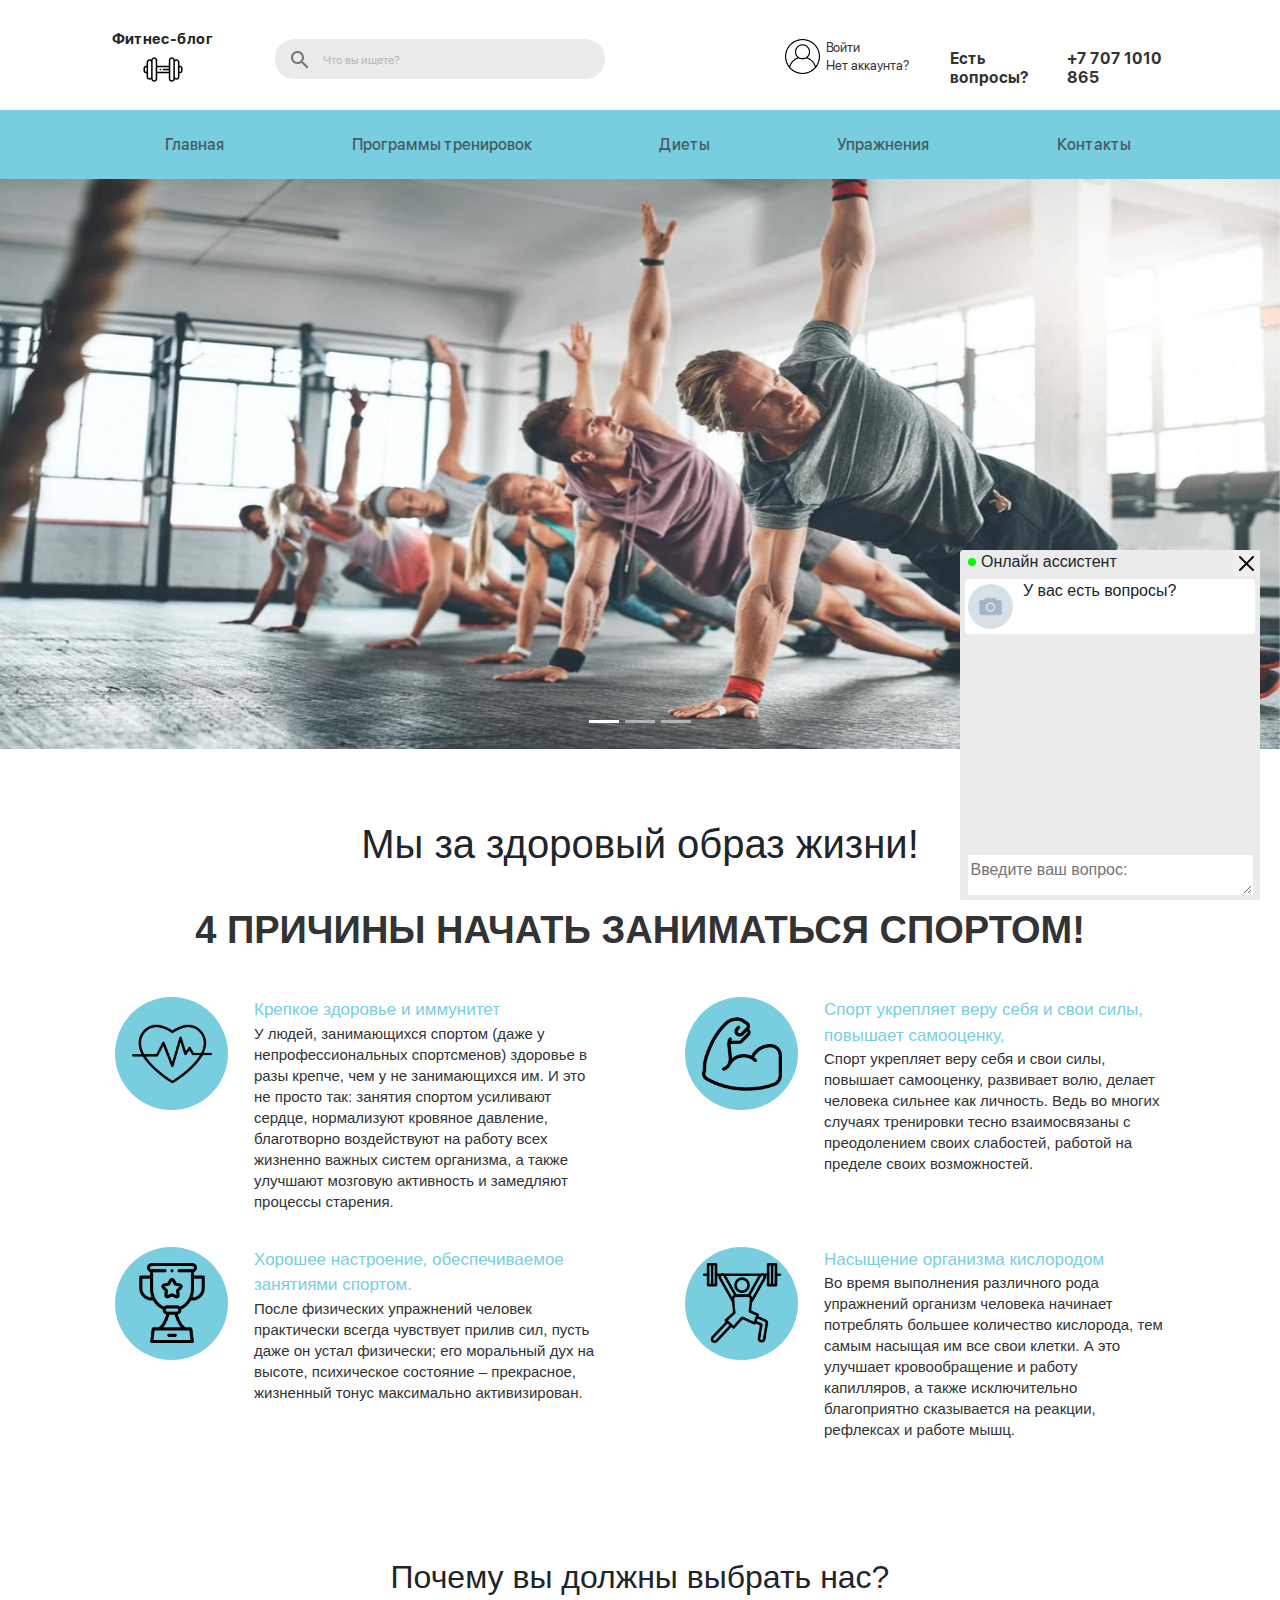
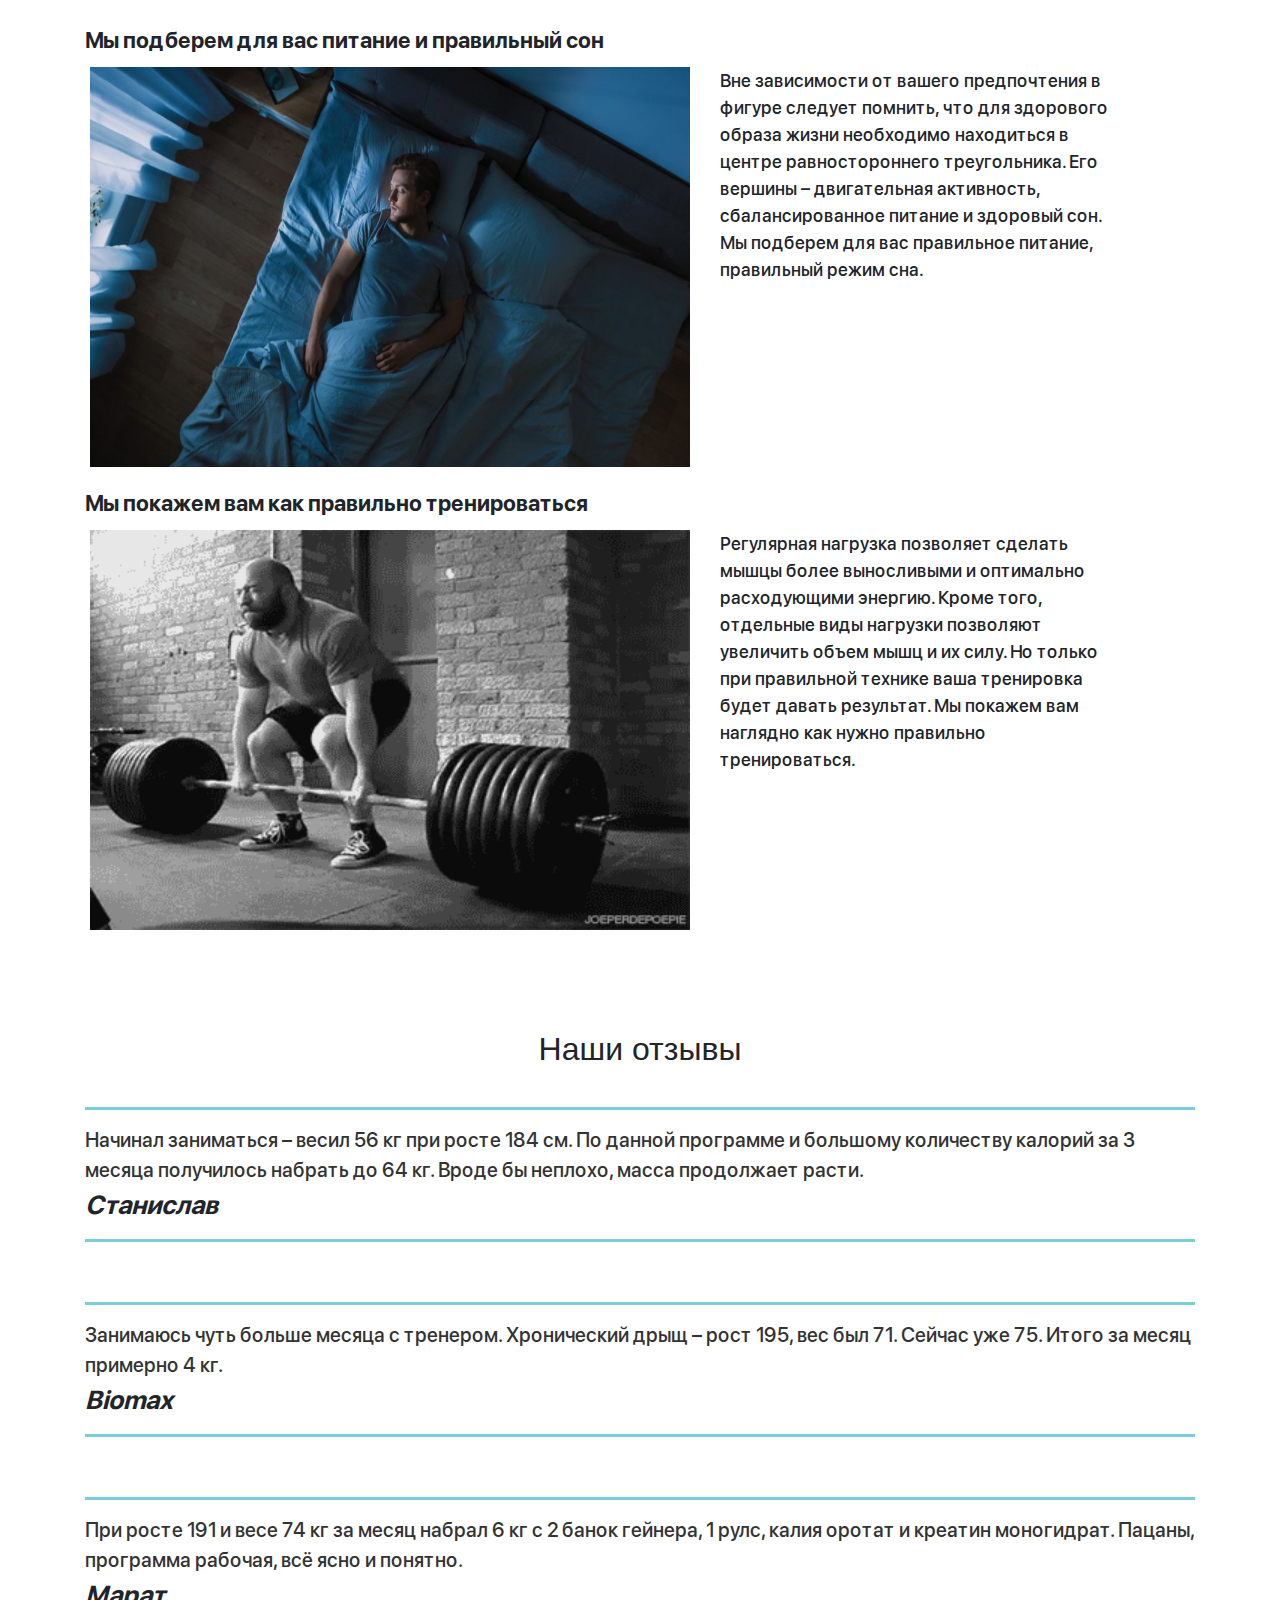
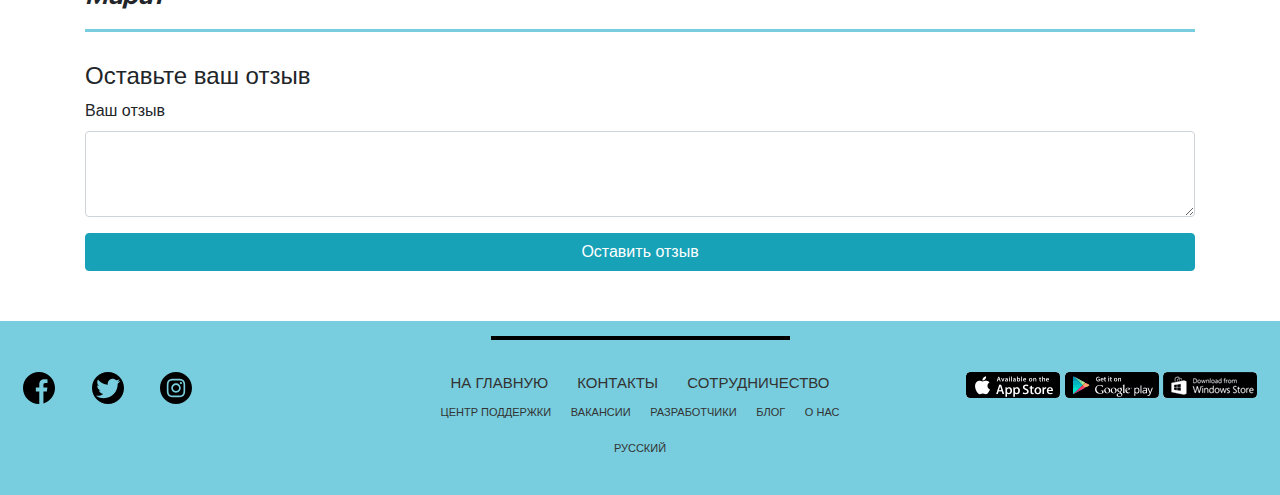
<file: src/index.html>
<!DOCTYPE html>
<html lang="en">

<head>
    <meta charset="UTF-8">
    <meta name="viewport" content="width=device-width, initial-scale=1.0">
    <title>Фитнес блог</title>
    <link rel="stylesheet" type="text/css" href="css/bootstrap-reboot.min.css">
    <link rel="stylesheet" type="text/css" href="css/bootstrap-grid.min.css">
    <link rel="stylesheet" href="https://maxcdn.bootstrapcdn.com/bootstrap/4.0.0/css/bootstrap.min.css"
        integrity="sha384-Gn5384xqQ1aoWXA+058RXPxPg6fy4IWvTNh0E263XmFcJlSAwiGgFAW/dAiS6JXm" crossorigin="anonymous">
    <link rel="stylesheet" type="text/css" href="css/style.min.css">
    <link rel="icon" type="image/png" href="favicon.ico" />
</head>

<body>
    <!-- Шапка сайта, вместе с меню -->
    <header id="site-header">
        <nav class="nav">
            <div class="container">
                <div class="row">
                    <div class="col-md-2 sm-hidden">
                        <div class="nav__logo">
                            Фитнес-блог
                            <img src="img/dumbbell.svg" alt="nav__icon" class="nav__icon">
                        </div>
                    </div>
                    <div class="col-md-4 sm-hidden">
                        <form action="post" class="nav__form">
                            <input type="search" class="nav__search" placeholder="Что вы ищете?">
                            <button class="nav__submit" type="submit">
                                <img src="img/search.svg" alt="search">
                            </button>
                        </form>
                    </div>
                    <div class="col-md-4 col-xl-3 sm-hidden">
                        <div class="nav__account-panel">
                            <div class="nav__identify">
                                <img src="img/user.png" alt="nav__avatar" class="nav__img">
                                <div class="nav__wrapper-item">
                                    <a href="login.html" class="nav__signin">Войти</a>
                                    <a href="signup.html" class="nav__register">Нет аккаунта?</a>
                                </div>
                            </div>
                        </div>
                    </div>
                    <div class="col-md-2 col-xl-3 sm-hidden">
                        <div class="nav__contact">
                            <div class="nav__questions">
                                Есть вопросы?
                            </div>
                            <div class="nav__number">
                                +7 707 1010 865
                            </div>
                        </div>
                    </div>

                </div>
            </div>
        </nav>

        <div class="subheader">
            <div class="container subheader_container">
                <ul class="subheader__menu">

                    <li class="media_hidden">
                        <form action="post" class="nav__form">
                            <input type="search" class="nav__search" placeholder="Что вы ищете?">
                            <button class="nav__submit" type="submit">
                                <img src="img/search.svg" alt="search">
                            </button>
                        </form>
                    </li>

                    <li class="subheader__item"><a href="index.html" class="subheader__link">Главная</a></li>
                    <li class="subheader__item">
                        <div class="dropdown">
                            <a href="#" class="subheader__link dropdown-link">Программы тренировок</a>
                            <div class="dropdown-content">
                                <a href="#">Для набор массы</a>
                                <a href="#">Для похудения</a>
                                <a href="#">Тройной сплит</a>
                                <a href="#">Смешанное</a>
                            </div>
                        </div>
                    </li>
                    <li class="subheader__item"><a href="diets.html" class="subheader__link">Диеты</a></li>
                    <li class="subheader__item"><a href="training.html" class="subheader__link">Упражнения</a></li>
                    <li class="subheader__item"><a href="contacts.html" class="subheader__link">Контакты</a></li>

                    <li class="media_hidden">
                        <div class="nav__identify">
                            <img src="img/user.png" alt="nav__avatar" class="nav__img">
                            <div class="nav__wrapper-item">
                                <a href="#" class="nav__signin">Войти</a>
                                <a href="#" class="nav__register">Нет аккаунта?</a>
                            </div>
                        </div>
                    </li>
                </ul>
                <div class="hamburger">
                    <span></span>
                    <span></span>
                    <span></span>
                </div>
            </div>
        </div>
    </header>

    <!-- Слайдер с изображениями -->
    <section class="slider sm-hidden">
        <div id="carouselExampleCaptions" class="carousel slide" data-ride="carousel">
            <ol class="carousel-indicators">
                <li data-target="#carouselExampleCaptions" data-slide-to="0" class="active"></li>
                <li data-target="#carouselExampleCaptions" data-slide-to="1"></li>
                <li data-target="#carouselExampleCaptions" data-slide-to="2"></li>
            </ol>
            <div class="carousel-inner">
                <div class="carousel-item active">
                    <img src="img/1.jpg" class="d-block w-100" alt="...">
                </div>
                <div class="carousel-item">
                    <img src="img/2.jpg" class="d-block w-100" alt="...">
                </div>
                <div class="carousel-item">
                    <img src="img/3.jpg" class="d-block w-100" alt="...">
                </div>
            </div>
        </div>
    </section>

    <!-- Преимущества -->
    <section class="advantages">
        <div class="container">
            <h1 class="main_title">Мы за здоровый образ жизни!</h1>
            <h2 class="advantages__subheader">4 причины начать заниматься спортом!</h2>
            <div class="row">
                <div class="col-md-6">
                    <div class="advantages__wrapper">
                        <div class="advantages__icon"><img src="img/advantages/heart.png" alt="advantages_icon"></div>
                        <div class="advantages__item">
                            <div class="advantages__item_header">Крепкое здоровье и иммунитет</div>
                            <div class="advantages__item_text">У людей, занимающихся спортом (даже у непрофессиональных
                                спортсменов) здоровье в разы крепче, чем у не занимающихся им. И это не просто так:
                                занятия спортом усиливают сердце, нормализуют кровяное давление, благотворно
                                воздействуют на работу всех жизненно важных систем организма, а также улучшают мозговую
                                активность и замедляют процессы старения.
                            </div>
                        </div>
                    </div>
                </div>
                <div class="col-md-6">
                    <div class="advantages__wrapper">
                        <div class="advantages__icon"><img src="img/advantages/muscles.png" alt="advantages_icon"></div>
                        <div class="advantages__item">
                            <div class="advantages__item_header">Спорт укрепляет веру себя и свои силы, повышает
                                самооценку,</div>
                            <div class="advantages__item_text">Спорт укрепляет веру себя и свои силы, повышает
                                самооценку, развивает волю, делает человека сильнее как личность. Ведь во многих случаях
                                тренировки тесно взаимосвязаны с преодолением своих слабостей, работой на пределе своих
                                возможностей.
                            </div>
                        </div>
                    </div>
                </div>
                <div class="col-md-6">
                    <div class="advantages__wrapper">
                        <div class="advantages__icon"><img src="img/advantages/trophy.png" alt="advantages_icon"></div>
                        <div class="advantages__item">
                            <div class="advantages__item_header">Хорошее настроение, обеспечиваемое занятиями спортом.
                            </div>
                            <div class="advantages__item_text">После физических упражнений человек практически всегда
                                чувствует прилив сил, пусть даже он устал физически; его моральный дух на высоте,
                                психическое состояние – прекрасное, жизненный тонус максимально активизирован.
                            </div>
                        </div>
                    </div>
                </div>
                <div class="col-md-6">
                    <div class="advantages__wrapper">
                        <div class="advantages__icon"><img src="img/advantages/weightlifter.png" alt="advantages_icon">
                        </div>
                        <div class="advantages__item">
                            <div class="advantages__item_header">Насыщение организма кислородом</div>
                            <div class="advantages__item_text">Во время выполнения различного рода упражнений организм
                                человека начинает потреблять большее количество кислорода, тем самым насыщая им все свои
                                клетки. А это улучшает кровообращение и работу капилляров, а также исключительно
                                благоприятно сказывается на реакции, рефлексах и работе мышц.
                            </div>
                        </div>
                    </div>
                </div>
            </div>
        </div>
    </section>

    <section class="advertisement">
        <h2 class="main_title">Почему вы должны выбрать нас?</h2>
        <div class="container">
            <div class="row">
                <div class="col-md-12">
                    <div class="advertisement__name">
                        Мы подберем для вас питание и правильный сон
                    </div>
                    <div class="advertisement__wrapper">
                        <div class="advertisement__img">
                            <img src="img/advertisement/sleep.jpg" alt="">
                        </div>
                        <div class="advertisement__text">
                            Вне зависимости от вашего предпочтения в фигуре следует помнить, что для здорового образа жизни необходимо находиться в центре равностороннего треугольника. Его вершины –  двигательная активность, сбалансированное питание и здоровый сон. Мы подберем для вас правильное питание, правильный режим сна.
                        </div>
                    </div>
                </div>

                <div class="col-md-12">
                    <div class="advertisement__name">
                        Мы покажем вам как правильно тренироваться
                    </div>
                    <div class="advertisement__wrapper">
                        <div class="advertisement__img">
                            <img src="img/advertisement/powerlifting.gif" alt="">
                        </div>
                        <div class="advertisement__text">
                            Регулярная нагрузка позволяет сделать мышцы более выносливыми и оптимально расходующими энергию. Кроме того, отдельные виды нагрузки позволяют увеличить объем мышц и их силу. Но только при правильной технике ваша тренировка будет давать результат. Мы покажем вам наглядно как нужно правильно тренироваться.
                        </div>
                    </div>
                </div>
            </div>
        </div>
    </section>

    <section class="feedback">
        <h2 class="main_title">Наши отзывы</h2>
        <div class="container">
            <div class="row">
                <div class="col-md-12">
                    <div class="feedback__wrapper">
                        <div class="feedback__text">
                            Начинал заниматься – весил 56 кг при росте 184 см. По данной программе и большому количеству калорий за 3 месяца получилось набрать до 64 кг. Вроде бы неплохо, масса продолжает расти.
                        </div>
                        <div class="feedback__author">
                            Станислав
                        </div>
                    </div>
                </div>
                <div class="col-md-12">
                    <div class="feedback__wrapper">
                        <div class="feedback__text">
                            Занимаюсь чуть больше месяца с тренером. Хронический дрыщ – рост 195, вес был 71. Сейчас уже 75. Итого за месяц примерно 4 кг.
                        </div>
                        <div class="feedback__author">
                            Biomax
                        </div>
                    </div>
                </div>
                <div class="col-md-12">
                    <div class="feedback__wrapper">
                        <div class="feedback__text">
                            При росте 191 и весе 74 кг за месяц набрал 6 кг с 2 банок гейнера, 1 рулс, калия оротат и креатин моногидрат. Пацаны, программа рабочая, всё ясно и понятно.
                        </div>
                        <div class="feedback__author">
                            Марат
                        </div>
                    </div>
                </div>
                <div class="col-md-12">
                    <h4>Оставьте ваш отзыв</h4>
                    <form>
                        <div class="form-group">
                            <label for="exampleFormControlTextarea1">Ваш отзыв</label>
                            <textarea class="form-control" rows="3"></textarea>
                        </div>
                        <button type="submit" class="btn btn-info btn-block">Оставить отзыв</button>
                    </form>
                </div>
            </div>
        </div>
    </section>

    <section class="assistent" id="assistent">
        <div class="assistent__wrapper sm-hidden">
            <button class="assistent__button" id="assistent_button">
                <img src="img/close.svg" width="15px" height="15px" alt="">
            </button>
            <div class="assistent__name">
                <div class="assistent__status"></div>
                <div class="assistent__author">Онлайн ассистент</div>
            </div>
            <div class="assistent__message">
                <div class="assistent__img">
                    <img src="img/camera_200.png" alt="">
                </div>
                <div class="assistent__text">
                    У вас есть вопросы?
                </div>
            </div>
            <textarea class="assistent__textarea" placeholder="Введите ваш вопрос:"></textarea>
        </div>
    </section>

    <footer class="footer">
        <div class="footer__divider"></div>
        <div class="footer__wrapper">
            <!-- Если не оборачивать каждый блок в обертку - получится криво -->
            <div>
                <div class="footer__social">
                    <a href="#" class="footer__social_item">
                        <img src="img/footer/facebook.svg" alt="">
                    </a>
                    <a href="#" class="footer__social_item">
                        <img src="img/footer/twitter.svg" alt="">
                    </a>
                    <a href="#" class="footer__social_item">
                        <img src="img/footer/instagram.svg" alt="">
                    </a>
                </div>
            </div>
            <div>
                <div class="footer__links">
                    <div class="footer__links_main">
                        <a href="#">на главную</a>
                        <a href="#">контакты</a>
                        <a href="#">сотрудничество</a>
                    </div>
                    <div class="footer__links_sub">
                        <a href="#">центр поддержки</a>
                        <a href="#">вакансии</a>
                        <a href="#">разработчики</a>
                        <a href="#">блог</a>
                        <a href="#">о нас</a>
                    </div>
                    <a href="#" class="footer__links_lang">Русский</a>
                </div>
            </div>
            <div>
                <div class="footer__mobile">
                    <a href="#">
                        <img src="img/footer/app_store.png" alt="App Store">
                    </a>
                    <a href="#">
                        <img src="img/footer/google_play.png" alt="Google play">
                    </a>
                    <a href="#">
                        <img src="img/footer/windows_store.png" alt="Windows store">
                    </a>
                </div>
            </div>
        </div>
    </footer>

    <script src="https://code.jquery.com/jquery-3.2.1.slim.min.js"
        integrity="sha384-KJ3o2DKtIkvYIK3UENzmM7KCkRr/rE9/Qpg6aAZGJwFDMVNA/GpGFF93hXpG5KkN"
        crossorigin="anonymous"></script>
    <script src="https://cdnjs.cloudflare.com/ajax/libs/popper.js/1.12.9/umd/popper.min.js"
        integrity="sha384-ApNbgh9B+Y1QKtv3Rn7W3mgPxhU9K/ScQsAP7hUibX39j7fakFPskvXusvfa0b4Q"
        crossorigin="anonymous"></script>
    <script src="https://maxcdn.bootstrapcdn.com/bootstrap/4.0.0/js/bootstrap.min.js"
        integrity="sha384-JZR6Spejh4U02d8jOt6vLEHfe/JQGiRRSQQxSfFWpi1MquVdAyjUar5+76PVCmYl"
        crossorigin="anonymous"></script>
    <script src="js/index.js"></script>
    <script src="js/assistent.js"></script>
</body>

</html>
</file>
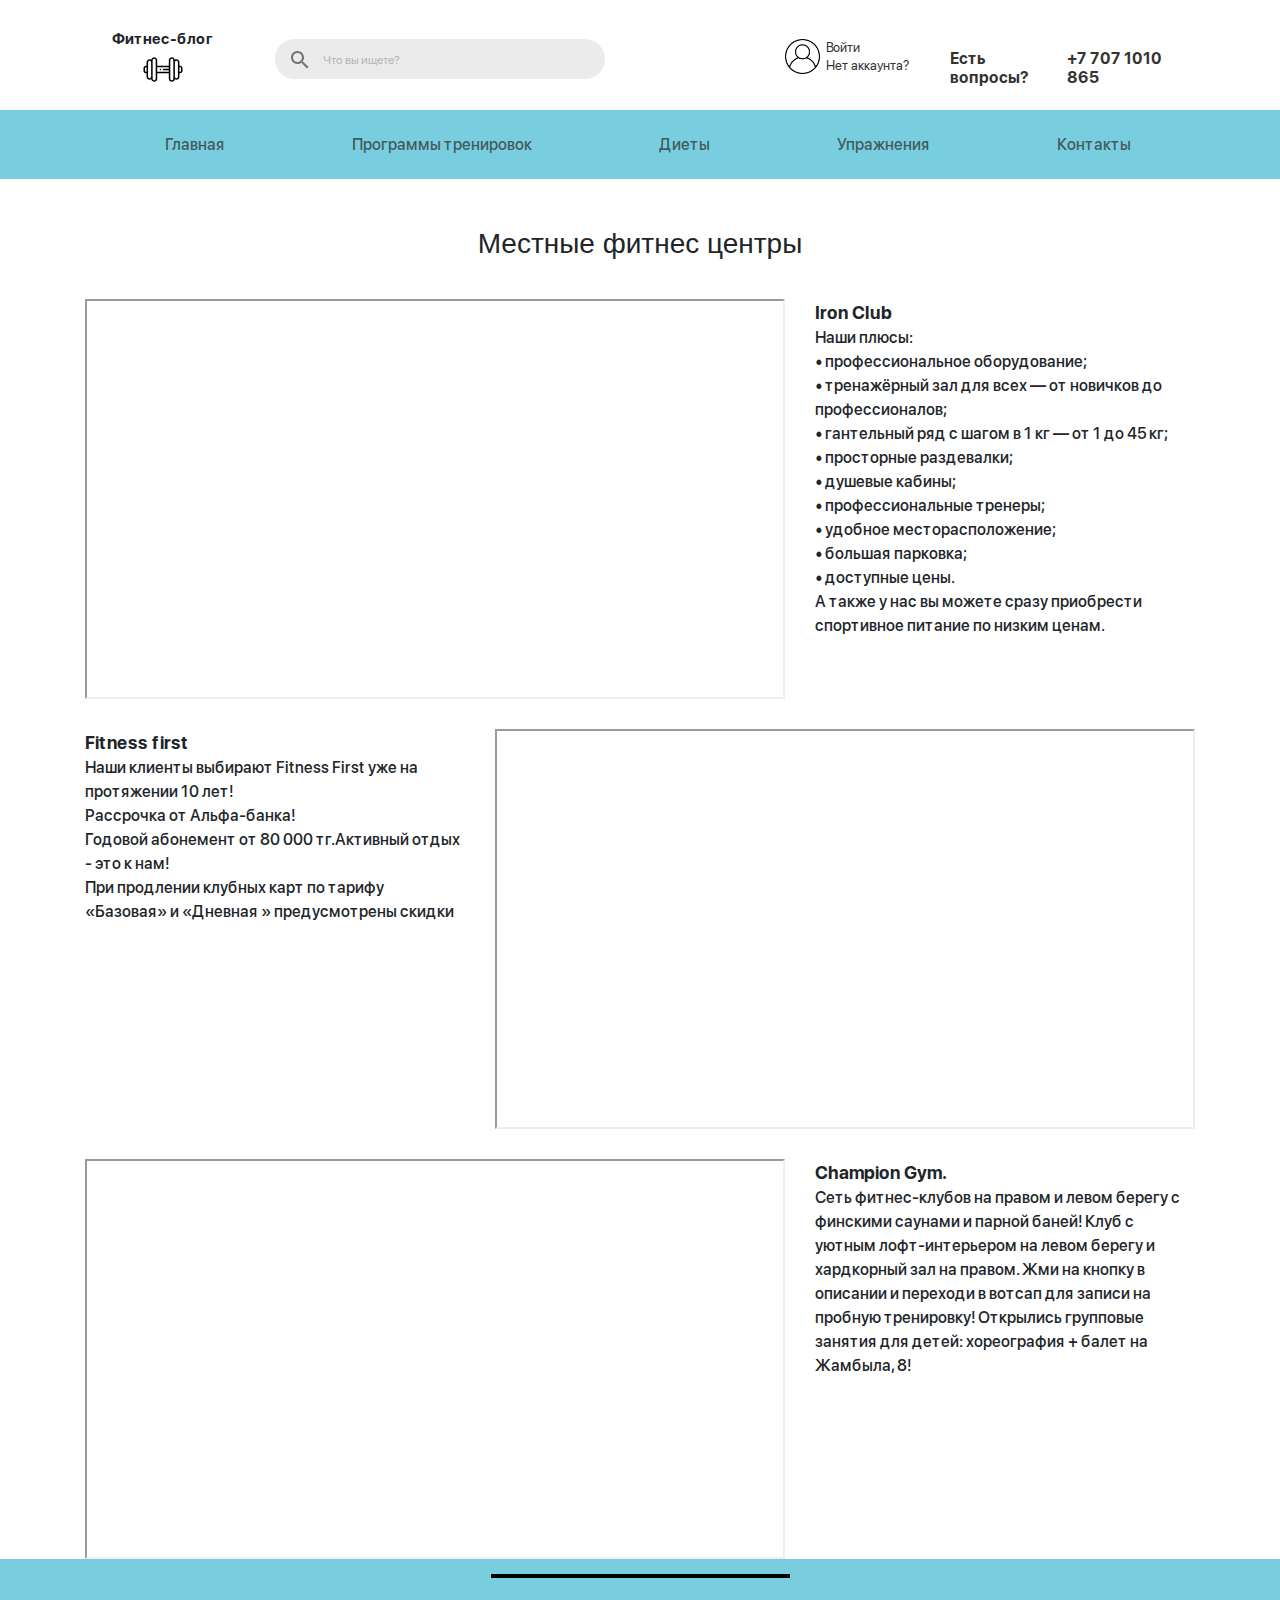
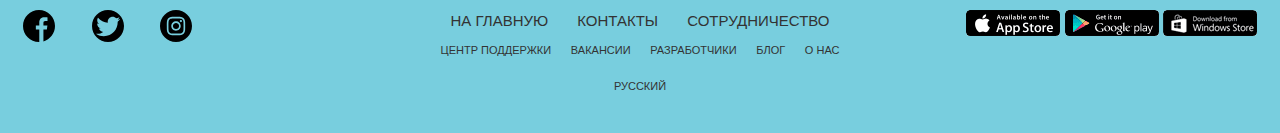
<file: src/contacts.html>
<!DOCTYPE html>
<html lang="en">

<head>
    <meta charset="UTF-8">
    <meta name="viewport" content="width=device-width, initial-scale=1.0">
    <title>Document</title>
    <link rel="stylesheet" type="text/css" href="css/bootstrap-reboot.min.css">
    <link rel="stylesheet" type="text/css" href="css/bootstrap-grid.min.css">
    <link rel="stylesheet" href="https://maxcdn.bootstrapcdn.com/bootstrap/4.0.0/css/bootstrap.min.css"
        integrity="sha384-Gn5384xqQ1aoWXA+058RXPxPg6fy4IWvTNh0E263XmFcJlSAwiGgFAW/dAiS6JXm" crossorigin="anonymous">
    <link rel="stylesheet" type="text/css" href="css/style.min.css">
    <link rel="icon" type="image/png" href="favicon.ico" />
</head>

<body>
    <header id="site-header">
        <nav class="nav">
            <div class="container">
                <div class="row">
                    <div class="col-md-2 sm-hidden">
                        <div class="nav__logo">
                            Фитнес-блог
                            <img src="img/dumbbell.svg" alt="nav__icon" class="nav__icon">
                        </div>
                    </div>
                    <div class="col-md-4 sm-hidden">
                        <form action="post" class="nav__form">
                            <input type="search" class="nav__search" placeholder="Что вы ищете?">
                            <button class="nav__submit" type="submit">
                                <img src="img/search.svg" alt="search">
                            </button>
                        </form>
                    </div>
                    <div class="col-md-4 col-xl-3 sm-hidden">
                        <div class="nav__account-panel">
                            <div class="nav__identify">
                                <img src="img/user.png" alt="nav__avatar" class="nav__img">
                                <div class="nav__wrapper-item">
                                    <a href="login.html" class="nav__signin">Войти</a>
                                    <a href="signup.html" class="nav__register">Нет аккаунта?</a>
                                </div>
                            </div>
                        </div>
                    </div>
                    <div class="col-md-2 col-xl-3 sm-hidden">
                        <div class="nav__contact">
                            <div class="nav__questions">
                                Есть вопросы?
                            </div>
                            <div class="nav__number">
                                +7 707 1010 865
                            </div>
                        </div>
                    </div>

                </div>
            </div>
        </nav>

        <div class="subheader">
            <div class="container subheader_container">
                <ul class="subheader__menu">

                    <li class="media_hidden">
                        <form action="post" class="nav__form">
                            <input type="search" class="nav__search" placeholder="Что вы ищете?">
                            <button class="nav__submit" type="submit">
                                <img src="img/search.svg" alt="search">
                            </button>
                        </form>
                    </li>

                    <li class="subheader__item"><a href="index.html" class="subheader__link">Главная</a></li>
                    <li class="subheader__item">
                        <div class="dropdown">
                            <a href="#" class="subheader__link dropdown-link">Программы тренировок</a>
                            <div class="dropdown-content">
                                <a href="#">Для набор массы</a>
                                <a href="#">Для похудения</a>
                                <a href="#">Тройной сплит</a>
                                <a href="#">Смешанное</a>
                            </div>
                        </div>
                    </li>
                    <li class="subheader__item"><a href="diets.html" class="subheader__link">Диеты</a></li>
                    <li class="subheader__item"><a href="training.html" class="subheader__link">Упражнения</a></li>
                    <li class="subheader__item"><a href="contacts.html" class="subheader__link">Контакты</a></li>

                    <li class="media_hidden">
                        <div class="nav__identify">
                            <img src="img/user.png" alt="nav__avatar" class="nav__img">
                            <div class="nav__wrapper-item">
                                <a href="#" class="nav__signin">Войти</a>
                                <a href="#" class="nav__register">Нет аккаунта?</a>
                            </div>
                        </div>
                    </li>
                </ul>
                <div class="hamburger">
                    <span></span>
                    <span></span>
                    <span></span>
                </div>
            </div>
        </div>
    </header>

    <section class="contacts">
        <div class="container pt-5">
            <h3 class="text-center">Местные фитнес центры</h3>
            <div class="row">
                <div class="col-md-12" style="position:relative;overflow:hidden;">
                    <div class="contacts__wrapper">
                        <iframe src="https://yandex.kz/map-widget/v1/-/CCUEENRZ8C" width="560" height="400"
                            frameborder="1" allowfullscreen="true" style="position:relative;"></iframe>
                        <div class="contacts__text">
                            <span>Iron Club</span> <br>
                            Наши плюсы: <br>
                            • профессиональное оборудование; <br>
                            • тренажёрный зал для всех — от новичков до профессионалов; <br>
                            • гантельный ряд с шагом в 1 кг — от 1 до 45 кг; <br>
                            • просторные раздевалки; <br>
                            • душевые кабины; <br>
                            • профессиональные тренеры; <br>
                            • удобное месторасположение; <br>
                            • большая парковка; <br>
                            • доступные цены. <br>
                            А также у нас вы можете сразу приобрести спортивное питание по низким ценам.
                        </div>
                    </div>
                </div>
                <div class="col-md-12" style="position:relative;overflow:hidden;">
                    <div class="contacts__wrapper">
                        <div class="contacts__text">
                            <span>Fitness first</span><br>
                            Наши клиенты выбирают Fitness First уже на протяжении 10 лет! <br>
                            Рассрочка от Альфа-банка! <br>
                            Годовой абонемент от 80 000 тг.Активный отдых - это к нам!<br>
                            При продлении клубных карт по тарифу «Базовая» и «Дневная » предусмотрены скидки
                        </div>
                        <iframe src="https://yandex.kz/map-widget/v1/-/CCUEENEOsA" width="560" height="400"
                            frameborder="1" allowfullscreen="true" style="position:relative;">
                        </iframe>
                    </div>
                </div>
                <div class="col-md-12" style="position:relative;overflow:hidden;">
                    <div class="contacts__wrapper">
                        <iframe src="https://yandex.kz/map-widget/v1/-/CCUEE4GBDA" width="560" height="400"
                            frameborder="1" allowfullscreen="true" style="position:relative;">
                        </iframe>
                        <div class="contacts__text">
                            <span>Champion Gym.</span> <br>
                            Сеть фитнес-клубов на правом и левом берегу с финскими саунами и парной баней!
                            Клуб с уютным лофт-интерьером на левом берегу и хардкорный зал на правом.
                            Жми на кнопку в описании и переходи в вотсап для записи на пробную тренировку!
                            Открылись групповые занятия для детей: хореография + балет на Жамбыла, 8!
                        </div>
                    </div>
                </div>
            </div>
        </div>
    </section>
    <footer class="footer">
        <div class="footer__divider"></div>
        <div class="footer__wrapper">
            <!-- Если не оборачивать каждый блок в обертку - получится криво -->
            <div>
                <div class="footer__social">
                    <a href="#" class="footer__social_item">
                        <img src="img/footer/facebook.svg" alt="">
                    </a>
                    <a href="#" class="footer__social_item">
                        <img src="img/footer/twitter.svg" alt="">
                    </a>
                    <a href="#" class="footer__social_item">
                        <img src="img/footer/instagram.svg" alt="">
                    </a>
                </div>
            </div>
            <div>
                <div class="footer__links">
                    <div class="footer__links_main">
                        <a href="#">на главную</a>
                        <a href="#">контакты</a>
                        <a href="#">сотрудничество</a>
                    </div>
                    <div class="footer__links_sub">
                        <a href="#">центр поддержки</a>
                        <a href="#">вакансии</a>
                        <a href="#">разработчики</a>
                        <a href="#">блог</a>
                        <a href="#">о нас</a>
                    </div>
                    <a href="#" class="footer__links_lang">Русский</a>
                </div>
            </div>
            <div>
                <div class="footer__mobile">
                    <a href="#">
                        <img src="img/footer/app_store.png" alt="App Store">
                    </a>
                    <a href="#">
                        <img src="img/footer/google_play.png" alt="Google play">
                    </a>
                    <a href="#">
                        <img src="img/footer/windows_store.png" alt="Windows store">
                    </a>
                </div>
            </div>
        </div>
    </footer>
    <script src="https://code.jquery.com/jquery-3.2.1.slim.min.js"
        integrity="sha384-KJ3o2DKtIkvYIK3UENzmM7KCkRr/rE9/Qpg6aAZGJwFDMVNA/GpGFF93hXpG5KkN"
        crossorigin="anonymous"></script>
    <script src="https://cdnjs.cloudflare.com/ajax/libs/popper.js/1.12.9/umd/popper.min.js"
        integrity="sha384-ApNbgh9B+Y1QKtv3Rn7W3mgPxhU9K/ScQsAP7hUibX39j7fakFPskvXusvfa0b4Q"
        crossorigin="anonymous"></script>
    <script src="https://maxcdn.bootstrapcdn.com/bootstrap/4.0.0/js/bootstrap.min.js"
        integrity="sha384-JZR6Spejh4U02d8jOt6vLEHfe/JQGiRRSQQxSfFWpi1MquVdAyjUar5+76PVCmYl"
        crossorigin="anonymous"></script>
    <script src="js/index.js"></script>
    <script src="js/calculator.js"></script>
</body>

</html>
</file>
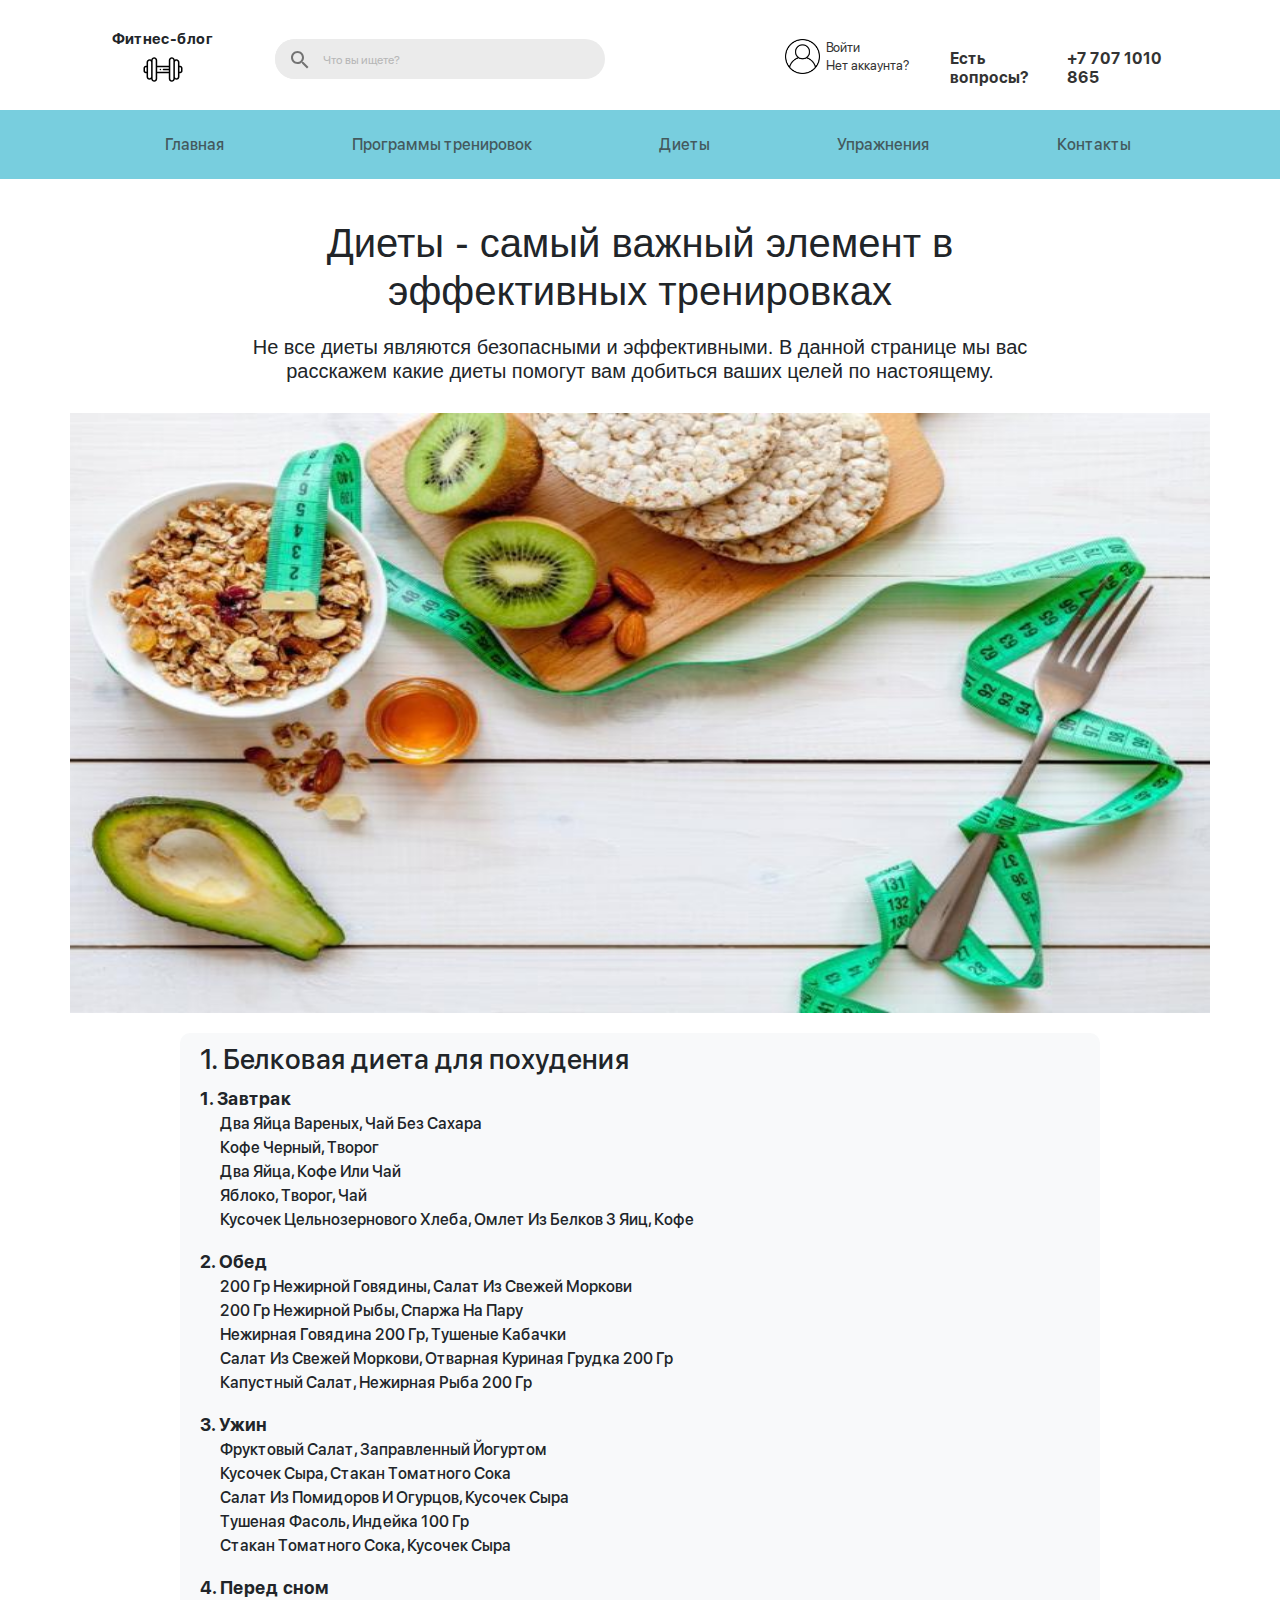
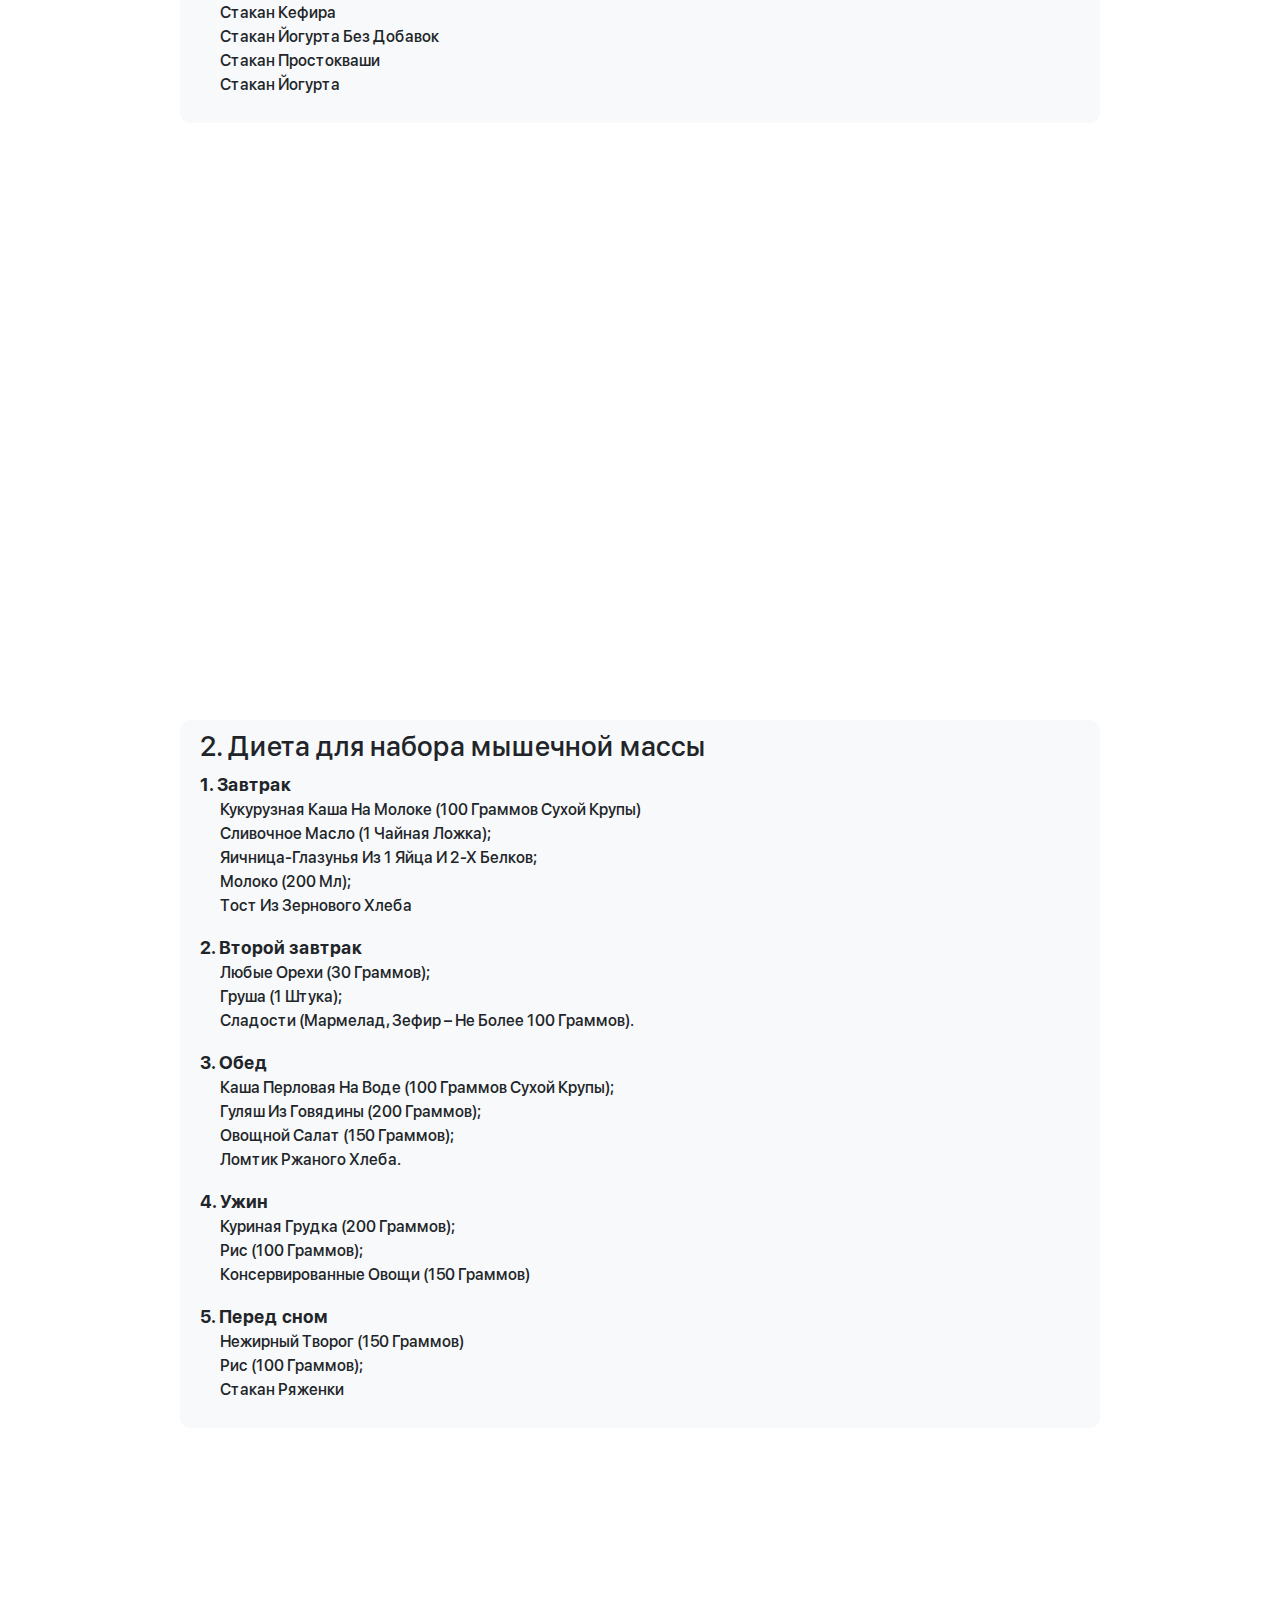
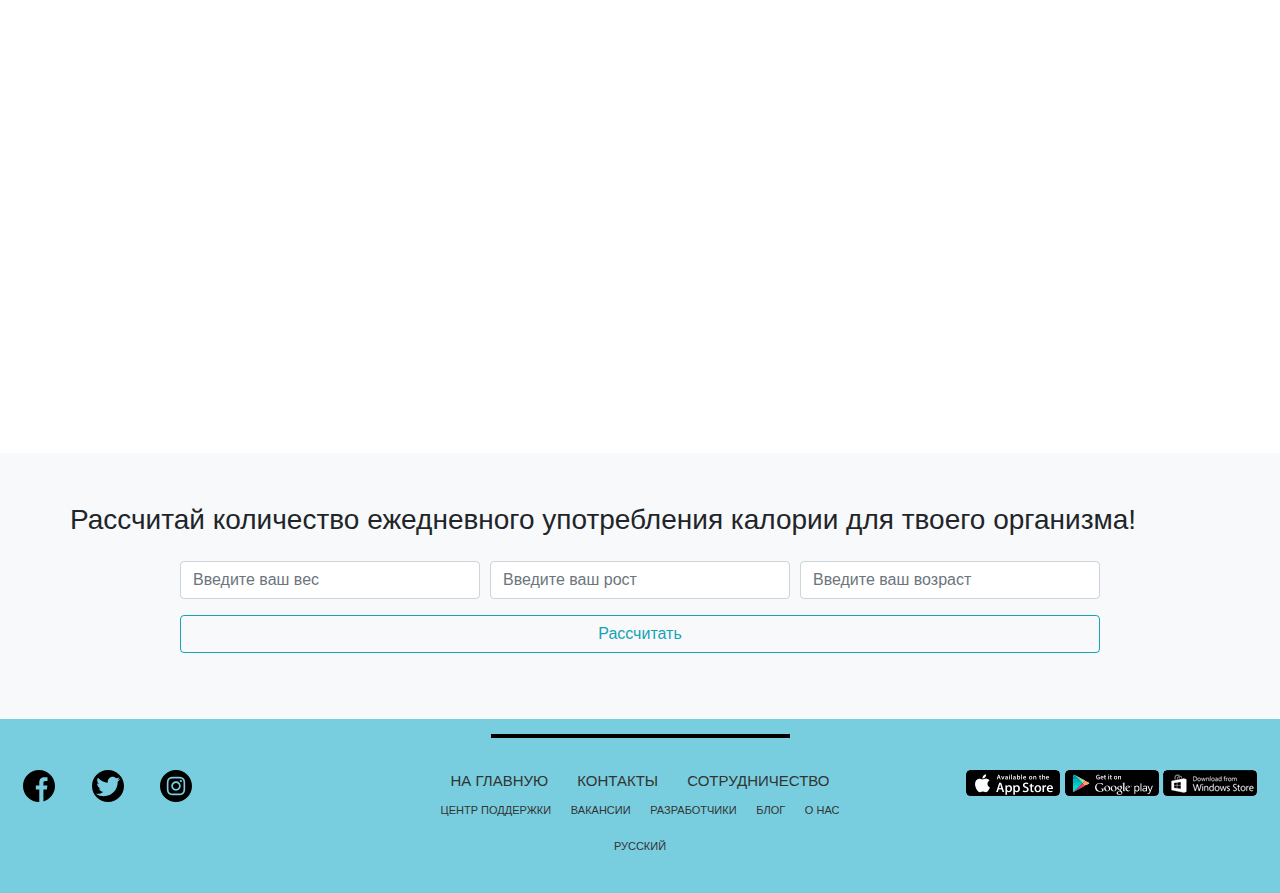
<file: src/diets.html>
<!DOCTYPE html>
<html lang="en">

<head>
    <meta charset="UTF-8">
    <meta name="viewport" content="width=device-width, initial-scale=1.0">
    <title>Document</title>
    <link rel="stylesheet" type="text/css" href="css/bootstrap-reboot.min.css">
    <link rel="stylesheet" type="text/css" href="css/bootstrap-grid.min.css">
    <link rel="stylesheet" href="https://maxcdn.bootstrapcdn.com/bootstrap/4.0.0/css/bootstrap.min.css"
        integrity="sha384-Gn5384xqQ1aoWXA+058RXPxPg6fy4IWvTNh0E263XmFcJlSAwiGgFAW/dAiS6JXm" crossorigin="anonymous">
    <link rel="stylesheet" type="text/css" href="css/style.min.css">
    <link rel="icon" type="image/png" href="favicon.ico" />
</head>

<body>
    <header id="site-header">
        <nav class="nav">
            <div class="container">
                <div class="row">
                    <div class="col-md-2 sm-hidden">
                        <div class="nav__logo">
                            Фитнес-блог
                            <img src="img/dumbbell.svg" alt="nav__icon" class="nav__icon">
                        </div>
                    </div>
                    <div class="col-md-4 sm-hidden">
                        <form action="post" class="nav__form">
                            <input type="search" class="nav__search" placeholder="Что вы ищете?">
                            <button class="nav__submit" type="submit">
                                <img src="img/search.svg" alt="search">
                            </button>
                        </form>
                    </div>
                    <div class="col-md-4 col-xl-3 sm-hidden">
                        <div class="nav__account-panel">
                            <div class="nav__identify">
                                <img src="img/user.png" alt="nav__avatar" class="nav__img">
                                <div class="nav__wrapper-item">
                                    <a href="login.html" class="nav__signin">Войти</a>
                                    <a href="signup.html" class="nav__register">Нет аккаунта?</a>
                                </div>
                            </div>
                        </div>
                    </div>
                    <div class="col-md-2 col-xl-3 sm-hidden">
                        <div class="nav__contact">
                            <div class="nav__questions">
                                Есть вопросы?
                            </div>
                            <div class="nav__number">
                                +7 707 1010 865
                            </div>
                        </div>
                    </div>

                </div>
            </div>
        </nav>

        <div class="subheader">
            <div class="container subheader_container">
                <ul class="subheader__menu">

                    <li class="media_hidden">
                        <form action="post" class="nav__form">
                            <input type="search" class="nav__search" placeholder="Что вы ищете?">
                            <button class="nav__submit" type="submit">
                                <img src="img/search.svg" alt="search">
                            </button>
                        </form>
                    </li>

                    <li class="subheader__item"><a href="index.html" class="subheader__link">Главная</a></li>
                    <li class="subheader__item">
                        <div class="dropdown">
                            <a href="#" class="subheader__link dropdown-link">Программы тренировок</a>
                            <div class="dropdown-content">
                                <a href="#">Для набор массы</a>
                                <a href="#">Для похудения</a>
                                <a href="#">Тройной сплит</a>
                                <a href="#">Смешанное</a>
                            </div>
                        </div>
                    </li>
                    <li class="subheader__item"><a href="diets.html" class="subheader__link">Диеты</a></li>
                    <li class="subheader__item"><a href="training.html" class="subheader__link">Упражнения</a></li>
                    <li class="subheader__item"><a href="contacts.html" class="subheader__link">Контакты</a></li>

                    <li class="media_hidden">
                        <div class="nav__identify">
                            <img src="img/user.png" alt="nav__avatar" class="nav__img">
                            <div class="nav__wrapper-item">
                                <a href="#" class="nav__signin">Войти</a>
                                <a href="#" class="nav__register">Нет аккаунта?</a>
                            </div>
                        </div>
                    </li>
                </ul>
                <div class="hamburger">
                    <span></span>
                    <span></span>
                    <span></span>
                </div>
            </div>
        </div>
    </header>

    <section class="diets">
        <h1 class="diets__header">Диеты - самый важный элемент в эффективных тренировках</h1>
        <h5 class="diets__subheader">Не все диеты являются безопасными и эффективными. В данной странице мы вас
            расскажем какие диеты помогут вам добиться ваших целей по настоящему.</h5>
        <div class="container">
            <div class="row">
                <div class="diets__img">
                    <img src="img/diets/diet_main.jpg" alt="">
                </div>
                <div class="col-md-10 offset-md-1">
                    <div class="diets__wrapper">
                        <h3>1. Белковая диета для похудения</h3>
                        <div class="diets__time">1. Завтрак</div>
                        <ul class="diets__list">
                            <li class="diets__item">два яйца вареных, чай без сахара</li>
                            <li class="diets__item">кофе черный, творог</li>
                            <li class="diets__item">два яйца, кофе или чай</li>
                            <li class="diets__item">яблоко, творог, чай</li>
                            <li class="diets__item">кусочек цельнозернового хлеба, омлет из белков 3 яиц, кофе</li>
                        </ul>
                        <div class="diets__time">2. Обед</div>
                        <ul class="diets__list">
                            <li class="diets__item">200 гр нежирной говядины, салат из свежей моркови</li>
                            <li class="diets__item">200 гр нежирной рыбы, спаржа на пару</li>
                            <li class="diets__item">нежирная говядина 200 гр, тушеные кабачки</li>
                            <li class="diets__item">салат из свежей моркови, отварная куриная грудка 200 гр</li>
                            <li class="diets__item">капустный салат, нежирная рыба 200 гр</li>
                        </ul>
                        <div class="diets__time">3. Ужин</div>
                        <ul class="diets__list">
                            <li class="diets__item">фруктовый салат, заправленный йогуртом</li>
                            <li class="diets__item">кусочек сыра, стакан томатного сока</li>
                            <li class="diets__item">салат из помидоров и огурцов, кусочек сыра</li>
                            <li class="diets__item">тушеная фасоль, индейка 100 гр</li>
                            <li class="diets__item">стакан томатного сока, кусочек сыра</li>
                        </ul>
                        <div class="diets__time">4. Перед сном</div>
                        <ul class="diets__list">
                            <li class="diets__item">стакан кефира</li>
                            <li class="diets__item">стакан йогурта без добавок</li>
                            <li class="diets__item">стакан простокваши</li>
                            <li class="diets__item">стакан йогурта</li>
                        </ul>
                    </div>
                </div>
                <div class="diets__video">
                    <iframe height="540" src="https://www.youtube.com/embed/wV0x9igFY0s" frameborder="0"
                        allow="accelerometer; autoplay; clipboard-write; encrypted-media; gyroscope; picture-in-picture"
                        allowfullscreen>
                    </iframe>
                </div>
                <div class="col-md-10 offset-md-1">
                    <div class="diets__wrapper">
                        <h3>2. Диета для набора мышечной массы</h3>
                        <div class="diets__time">1. Завтрак</div>
                        <ul class="diets__list">
                            <li class="diets__item">кукурузная каша на молоке (100 граммов сухой крупы)</li>
                            <li class="diets__item">сливочное масло (1 чайная ложка);</li>
                            <li class="diets__item">яичница-глазунья из 1 яйца и 2-х белков;</li>
                            <li class="diets__item">молоко (200 мл);</li>
                            <li class="diets__item">тост из зернового хлеба</li>
                        </ul>
                        <div class="diets__time">2. Второй завтрак</div>
                        <ul class="diets__list">
                            <li class="diets__item">любые орехи (30 граммов);</li>
                            <li class="diets__item">груша (1 штука);</li>
                            <li class="diets__item">сладости (мармелад, зефир – не более 100 граммов).</li>
                        </ul>
                        <div class="diets__time">3. Обед</div>
                        <ul class="diets__list">
                            <li class="diets__item">каша перловая на воде (100 граммов сухой крупы);</li>
                            <li class="diets__item">гуляш из говядины (200 граммов);</li>
                            <li class="diets__item">овощной салат (150 граммов);</li>
                            <li class="diets__item">ломтик ржаного хлеба.</li>
                        </ul>
                        <div class="diets__time">4. Ужин</div>
                        <ul class="diets__list">
                            <li class="diets__item">куриная грудка (200 граммов);</li>
                            <li class="diets__item">рис (100 граммов);</li>
                            <li class="diets__item">консервированные овощи (150 граммов)</li>
                        </ul>
                        <div class="diets__time">5. Перед сном</div>
                        <ul class="diets__list">
                            <li class="diets__item">нежирный творог (150 граммов)</li>
                            <li class="diets__item">рис (100 граммов);</li>
                            <li class="diets__item">стакан ряженки</li>
                        </ul>
                    </div>
                </div>
                <div class="diets__video">
                    <iframe height="538" src="https://www.youtube.com/embed/Fhz7txXPAmQ" frameborder="0"
                        allow="accelerometer; autoplay; clipboard-write; encrypted-media; gyroscope; picture-in-picture"
                        allowfullscreen></iframe>
                </div>
            </div>
        </div>
    </section>

    <section class="calculator">
        <div class="container">
            <div class="row">
                <h3 class="mb-4 text-center">Рассчитай количество ежедневного употребления калории для твоего организма!
                </h3>
                <div class="col-md-10 offset-md-1 mb-3">
                    <form>
                        <div class="form-row">
                            <div class="col-md-4">
                                <input type="number" class="form-control mb-3" id="weight" placeholder="Введите ваш вес"
                                    required>
                            </div>
                            <div class="col-md-4">
                                <input type="number" class="form-control mb-3" id="height"
                                    placeholder="Введите ваш рост" required>
                            </div>
                            <div class="col-md-4">
                                <input type="number" class="form-control mb-3" id="age"
                                    placeholder="Введите ваш возраст" required>
                            </div>
                        </div>
                        <button type="submit" class="btn btn-outline-info btn-block" id="submit_btn">Рассчитать</button>
                    </form>
                </div>
                <div class="col-md-10 offset-md-1" style="display: none;" id="hide">
                    <p>Ваш суточный показатель нормы: <span id="result"></span> калории</p>
                    Важно: увидеть точную индивидуальную суточную норму можно, если умножить окончательный результат на показатель физической нагрузки. Эта величина составляет 1,2 при самом минимальном уровне активности, 1,9 – при максимальном, характерном для спортсменов. При средней нагрузке она равна примерно 1,4.
                </div>
            </div>
        </div>
    </section>
    <footer class="footer">
        <div class="footer__divider"></div>
        <div class="footer__wrapper">
            <!-- Если не оборачивать каждый блок в обертку - получится криво -->
            <div>
                <div class="footer__social">
                    <a href="#" class="footer__social_item">
                        <img src="img/footer/facebook.svg" alt="">
                    </a>
                    <a href="#" class="footer__social_item">
                        <img src="img/footer/twitter.svg" alt="">
                    </a>
                    <a href="#" class="footer__social_item">
                        <img src="img/footer/instagram.svg" alt="">
                    </a>
                </div>
            </div>
            <div>
                <div class="footer__links">
                    <div class="footer__links_main">
                        <a href="#">на главную</a>
                        <a href="#">контакты</a>
                        <a href="#">сотрудничество</a>
                    </div>
                    <div class="footer__links_sub">
                        <a href="#">центр поддержки</a>
                        <a href="#">вакансии</a>
                        <a href="#">разработчики</a>
                        <a href="#">блог</a>
                        <a href="#">о нас</a>
                    </div>
                    <a href="#" class="footer__links_lang">Русский</a>
                </div>
            </div>
            <div>
                <div class="footer__mobile">
                    <a href="#">
                        <img src="img/footer/app_store.png" alt="App Store">
                    </a>
                    <a href="#">
                        <img src="img/footer/google_play.png" alt="Google play">
                    </a>
                    <a href="#">
                        <img src="img/footer/windows_store.png" alt="Windows store">
                    </a>
                </div>
            </div>
        </div>
    </footer>
    <script src="https://code.jquery.com/jquery-3.2.1.slim.min.js"
        integrity="sha384-KJ3o2DKtIkvYIK3UENzmM7KCkRr/rE9/Qpg6aAZGJwFDMVNA/GpGFF93hXpG5KkN"
        crossorigin="anonymous"></script>
    <script src="https://cdnjs.cloudflare.com/ajax/libs/popper.js/1.12.9/umd/popper.min.js"
        integrity="sha384-ApNbgh9B+Y1QKtv3Rn7W3mgPxhU9K/ScQsAP7hUibX39j7fakFPskvXusvfa0b4Q"
        crossorigin="anonymous"></script>
    <script src="https://maxcdn.bootstrapcdn.com/bootstrap/4.0.0/js/bootstrap.min.js"
        integrity="sha384-JZR6Spejh4U02d8jOt6vLEHfe/JQGiRRSQQxSfFWpi1MquVdAyjUar5+76PVCmYl"
        crossorigin="anonymous"></script>
    <script src="js/index.js"></script>
    <script src="js/calculator.js"></script>
</body>

</html>
</file>
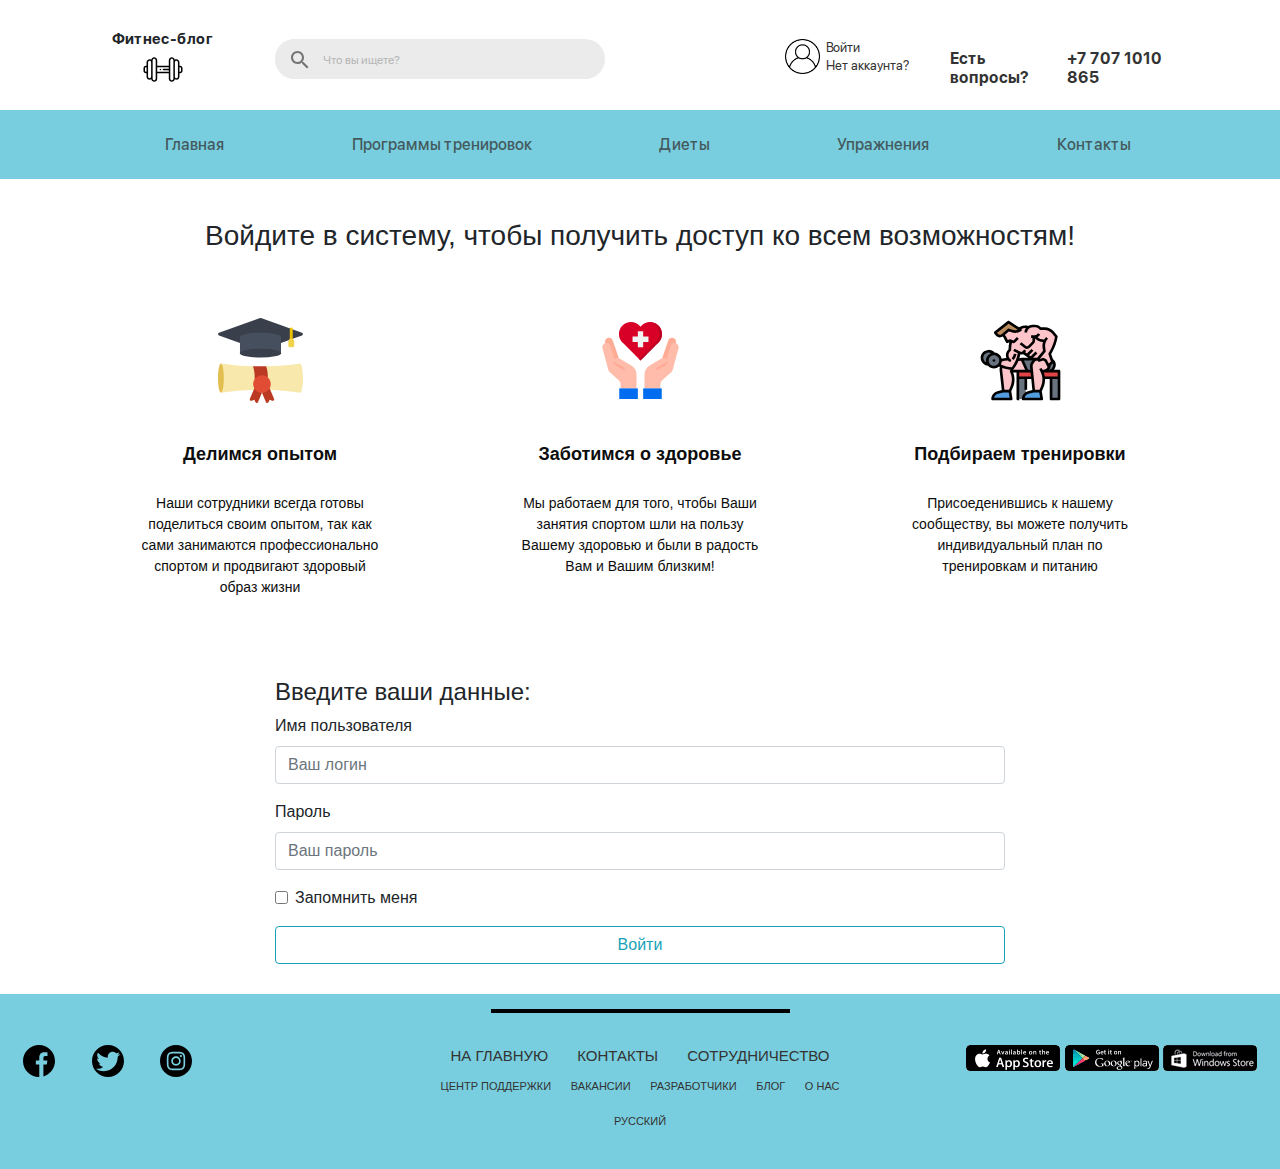
<file: src/login.html>
<!DOCTYPE html>
<html lang="en">

<head>
    <meta charset="UTF-8">
    <title>Фитнес блог</title>
    <link rel="stylesheet" type="text/css" href="css/bootstrap-reboot.min.css">
    <link rel="stylesheet" type="text/css" href="css/bootstrap-grid.min.css">
    <link rel="stylesheet" href="https://maxcdn.bootstrapcdn.com/bootstrap/4.0.0/css/bootstrap.min.css"
        integrity="sha384-Gn5384xqQ1aoWXA+058RXPxPg6fy4IWvTNh0E263XmFcJlSAwiGgFAW/dAiS6JXm" crossorigin="anonymous">
    <link rel="stylesheet" type="text/css" href="css/style.min.css">
    <link rel="icon" type="image/png" href="favicon.ico" />
</head>

<body>
    <header id="site-header">
        <nav class="nav">
            <div class="container">
                <div class="row">
                    <div class="col-md-2 sm-hidden">
                        <div class="nav__logo">
                            Фитнес-блог
                            <img src="img/dumbbell.svg" alt="nav__icon" class="nav__icon">
                        </div>
                    </div>
                    <div class="col-md-4 sm-hidden">
                        <form action="post" class="nav__form">
                            <input type="search" class="nav__search" placeholder="Что вы ищете?">
                            <button class="nav__submit" type="submit">
                                <img src="img/search.svg" alt="search">
                            </button>
                        </form>
                    </div>
                    <div class="col-md-4 col-xl-3 sm-hidden">
                        <div class="nav__account-panel">
                            <div class="nav__identify">
                                <img src="img/user.png" alt="nav__avatar" class="nav__img">
                                <div class="nav__wrapper-item">
                                    <a href="login.html" class="nav__signin">Войти</a>
                                    <a href="signup.html" class="nav__register">Нет аккаунта?</a>
                                </div>
                            </div>
                        </div>
                    </div>
                    <div class="col-md-2 col-xl-3 sm-hidden">
                        <div class="nav__contact">
                            <div class="nav__questions">
                                Есть вопросы?
                            </div>
                            <div class="nav__number">
                                +7 707 1010 865
                            </div>
                        </div>
                    </div>

                </div>
            </div>
        </nav>

        <div class="subheader">
            <div class="container subheader_container">
                <ul class="subheader__menu">

                    <li class="media_hidden">
                        <form action="post" class="nav__form">
                            <input type="search" class="nav__search" placeholder="Что вы ищете?">
                            <button class="nav__submit" type="submit">
                                <img src="img/search.svg" alt="search">
                            </button>
                        </form>
                    </li>

                    <li class="subheader__item"><a href="index.html" class="subheader__link">Главная</a></li>
                    <li class="subheader__item">
                        <div class="dropdown">
                            <a href="#" class="subheader__link dropdown-link">Программы тренировок</a>
                            <div class="dropdown-content">
                                <a href="#">Для набор массы</a>
                                <a href="#">Для похудения</a>
                                <a href="#">Тройной сплит</a>
                                <a href="#">Смешанное</a>
                            </div>
                        </div>
                    </li>
                    <li class="subheader__item"><a href="diets.html" class="subheader__link">Диеты</a></li>
                    <li class="subheader__item"><a href="training.html" class="subheader__link">Упражнения</a></li>
                    <li class="subheader__item"><a href="contacts.html" class="subheader__link">Контакты</a></li>

                    <li class="media_hidden">
                        <div class="nav__identify">
                            <img src="img/user.png" alt="nav__avatar" class="nav__img">
                            <div class="nav__wrapper-item">
                                <a href="#" class="nav__signin">Войти</a>
                                <a href="#" class="nav__register">Нет аккаунта?</a>
                            </div>
                        </div>
                    </li>
                </ul>
                <div class="hamburger">
                    <span></span>
                    <span></span>
                    <span></span>
                </div>
            </div>
        </div>
    </header>

    <section class="chooseus">
        <div class="container">
            <div class="row">
                <h3 class="chooseus__header">Войдите в систему, чтобы получить доступ ко всем возможностям!</h3>
                <div class="chooseus__wrapper">
                    <div class="chooseus__wrapper-item">
                        <img src="img/login/experience.svg" alt="" class="chooseus__img">
                        <div class="chooseus__heading">
                            Делимся опытом
                        </div>
                        <div class="chooseus__description">
                            Наши сотрудники всегда готовы поделиться своим опытом, 
                            так как сами занимаются профессионально спортом и продвигают здоровый образ жизни    
                        </div>
                    </div>  
                    <div class="chooseus__wrapper-item">
                        <img src="img/login/healthcare.svg" alt="" class="chooseus__img">
                        <div class="chooseus__heading">
                            Заботимся о здоровье
                        </div>
                        <div class="chooseus__description">
                            Мы работаем для того, 
                            чтобы Ваши занятия спортом шли на пользу Вашему здоровью и были в радость Вам и Вашим близким!
                        </div>
                    </div> 
                    <div class="chooseus__wrapper-item">
                        <img src="img/login/workout.svg" alt="" class="chooseus__img">
                        <div class="chooseus__heading">
                            Подбираем тренировки
                        </div>
                        <div class="chooseus__description">
                            Присоеденившись к нашему сообществу, вы можете получить индивидуальный план по тренировкам и питанию   
                        </div>
                    </div> 
                </div>
            </div>
        </div>
    </section>

    <section class="login">
        <div class="container">
            <div class="row">
                <div class="col-md-8 offset-md-2">
                    <h4>Введите ваши данные:</h4>
                    <form>
                        <div class="form-group">
                            <label>Имя пользователя</label>
                            <input type="text" class="form-control" aria-describedby="emailHelp"
                                placeholder="Ваш логин">
                        </div>
                        <div class="form-group">
                            <label>Пароль</label>
                            <input type="password" class="form-control" placeholder="Ваш пароль">
                        </div>
                        <div class="form-group form-check">
                            <input type="checkbox" class="form-check-input" id="exampleCheck1">
                            <label class="form-check-label" for="exampleCheck1">Запомнить меня</label>
                        </div>
                        <button type="submit" class="btn btn-outline-info btn-block">Войти</button>
                    </form>
                </div>
            </div>
        </div>
    </section>
    <footer class="footer">
        <div class="footer__divider"></div>
        <div class="footer__wrapper">
            <!-- Если не оборачивать каждый блок в обертку - получится криво -->
            <div>
                <div class="footer__social">
                    <a href="#" class="footer__social_item">
                        <img src="img/footer/facebook.svg" alt="">
                    </a>
                    <a href="#" class="footer__social_item">
                        <img src="img/footer/twitter.svg" alt="">
                    </a>
                    <a href="#" class="footer__social_item">
                        <img src="img/footer/instagram.svg" alt="">
                    </a>
                </div>
            </div>
            <div>
                <div class="footer__links">
                    <div class="footer__links_main">
                        <a href="#">на главную</a>
                        <a href="#">контакты</a>
                        <a href="#">сотрудничество</a>
                    </div>
                    <div class="footer__links_sub">
                        <a href="#">центр поддержки</a>
                        <a href="#">вакансии</a>
                        <a href="#">разработчики</a>
                        <a href="#">блог</a>
                        <a href="#">о нас</a>
                    </div>
                    <a href="#" class="footer__links_lang">Русский</a>
                </div>
            </div>
            <div>
                <div class="footer__mobile">
                    <a href="#">
                        <img src="img/footer/app_store.png" alt="App Store">
                    </a>
                    <a href="#">
                        <img src="img/footer/google_play.png" alt="Google play">
                    </a>
                    <a href="#">
                        <img src="img/footer/windows_store.png" alt="Windows store">
                    </a>
                </div>
            </div>
        </div>
    </footer>
    <script src="https://code.jquery.com/jquery-3.2.1.slim.min.js"
        integrity="sha384-KJ3o2DKtIkvYIK3UENzmM7KCkRr/rE9/Qpg6aAZGJwFDMVNA/GpGFF93hXpG5KkN"
        crossorigin="anonymous"></script>
    <script src="https://cdnjs.cloudflare.com/ajax/libs/popper.js/1.12.9/umd/popper.min.js"
        integrity="sha384-ApNbgh9B+Y1QKtv3Rn7W3mgPxhU9K/ScQsAP7hUibX39j7fakFPskvXusvfa0b4Q"
        crossorigin="anonymous"></script>
    <script src="https://maxcdn.bootstrapcdn.com/bootstrap/4.0.0/js/bootstrap.min.js"
        integrity="sha384-JZR6Spejh4U02d8jOt6vLEHfe/JQGiRRSQQxSfFWpi1MquVdAyjUar5+76PVCmYl"
        crossorigin="anonymous"></script>
    <script src="js/index.js"></script>
</body>

</html>
</file>
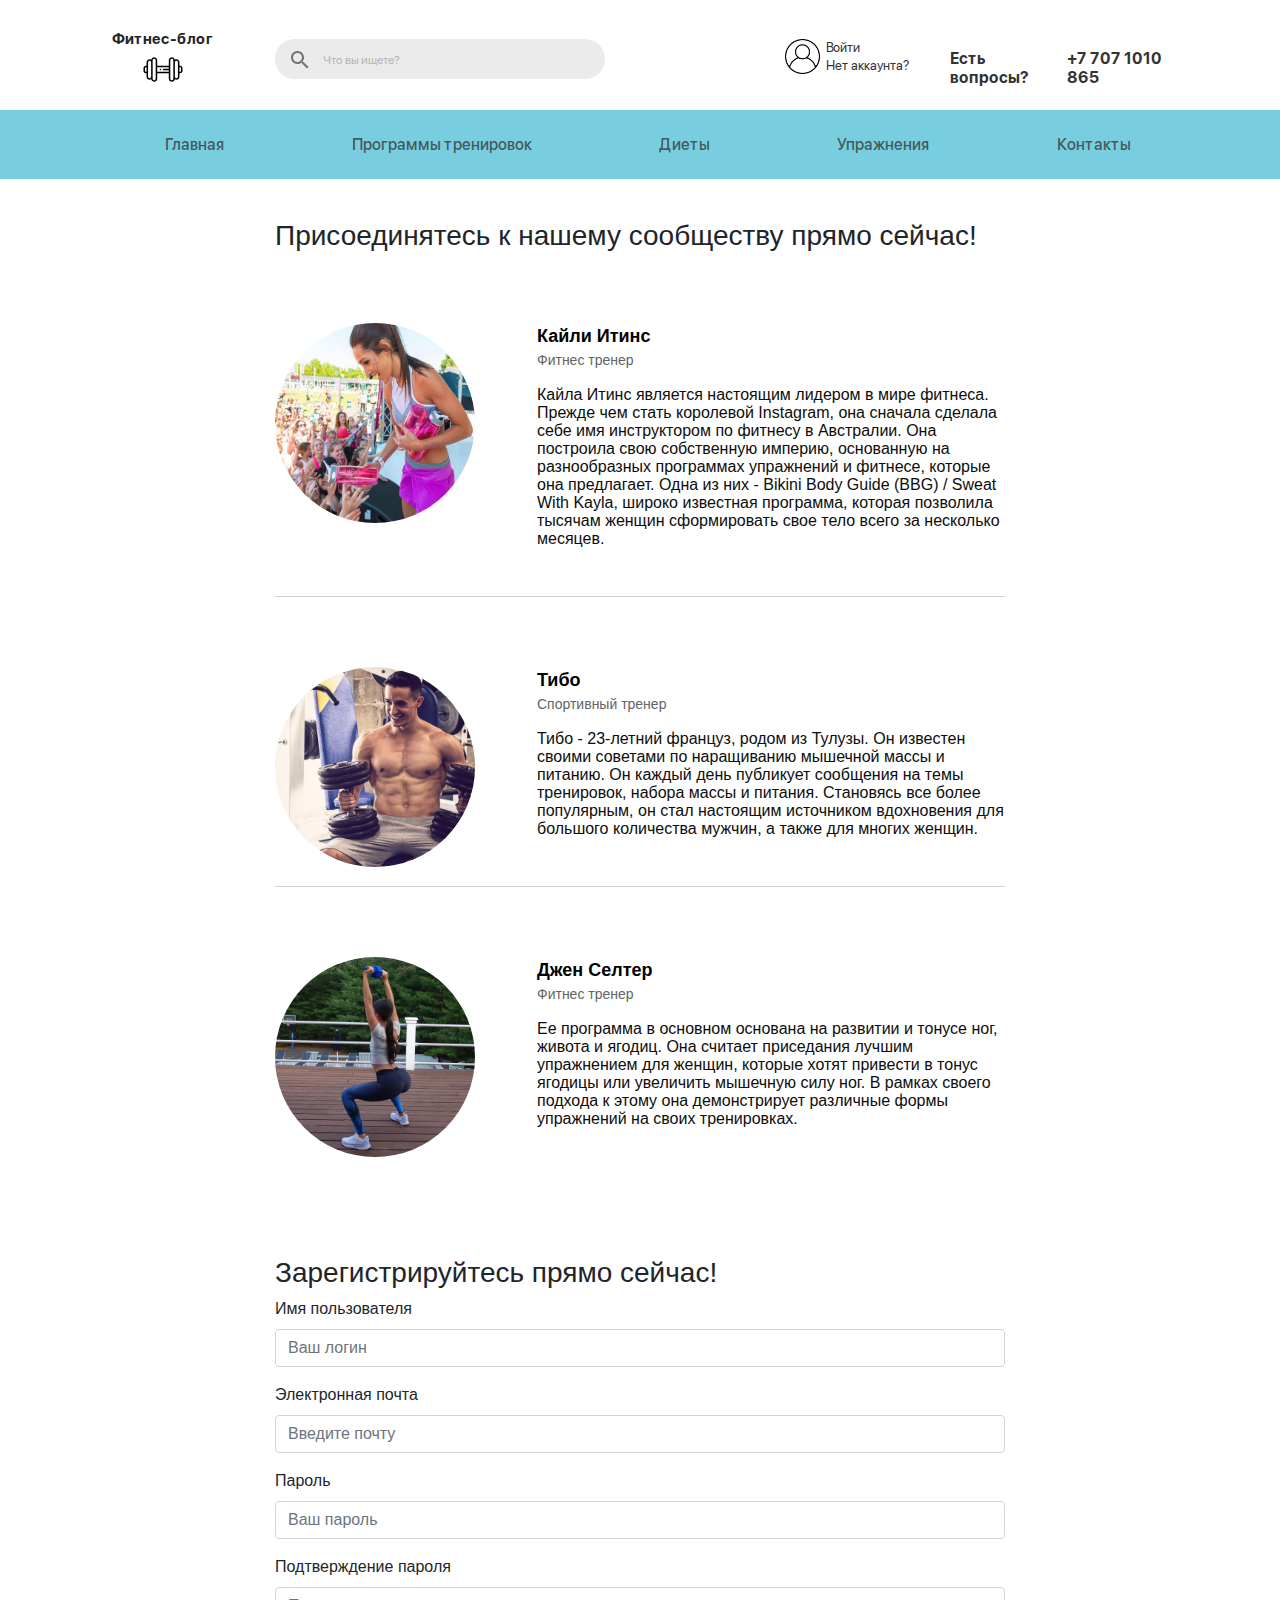
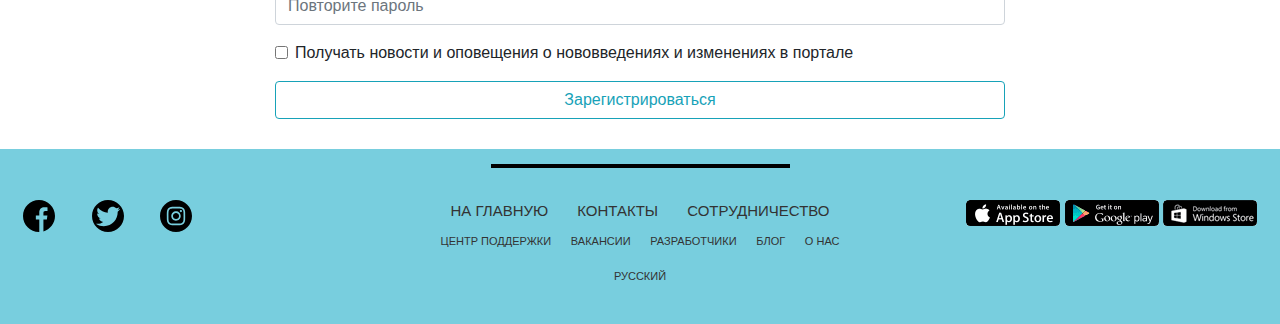
<file: src/signup.html>
<!DOCTYPE html>
<html lang="en">

<head>
    <meta charset="UTF-8">
    <title>Фитнес блог</title>
    <link rel="stylesheet" type="text/css" href="css/bootstrap-reboot.min.css">
    <link rel="stylesheet" type="text/css" href="css/bootstrap-grid.min.css">
    <link rel="stylesheet" href="https://maxcdn.bootstrapcdn.com/bootstrap/4.0.0/css/bootstrap.min.css"
        integrity="sha384-Gn5384xqQ1aoWXA+058RXPxPg6fy4IWvTNh0E263XmFcJlSAwiGgFAW/dAiS6JXm" crossorigin="anonymous">
    <link rel="stylesheet" type="text/css" href="css/style.min.css">
    <link rel="icon" type="image/png" href="favicon.ico" />
</head>

<body>
    <header id="site-header">
        <nav class="nav">
            <div class="container">
                <div class="row">
                    <div class="col-md-2 sm-hidden">
                        <div class="nav__logo">
                            Фитнес-блог
                            <img src="img/dumbbell.svg" alt="nav__icon" class="nav__icon">
                        </div>
                    </div>
                    <div class="col-md-4 sm-hidden">
                        <form action="post" class="nav__form">
                            <input type="search" class="nav__search" placeholder="Что вы ищете?">
                            <button class="nav__submit" type="submit">
                                <img src="img/search.svg" alt="search">
                            </button>
                        </form>
                    </div>
                    <div class="col-md-4 col-xl-3 sm-hidden">
                        <div class="nav__account-panel">
                            <div class="nav__identify">
                                <img src="img/user.png" alt="nav__avatar" class="nav__img">
                                <div class="nav__wrapper-item">
                                    <a href="login.html" class="nav__signin">Войти</a>
                                    <a href="signup.html" class="nav__register">Нет аккаунта?</a>
                                </div>
                            </div>
                        </div>
                    </div>
                    <div class="col-md-2 col-xl-3 sm-hidden">
                        <div class="nav__contact">
                            <div class="nav__questions">
                                Есть вопросы?
                            </div>
                            <div class="nav__number">
                                +7 707 1010 865
                            </div>
                        </div>
                    </div>

                </div>
            </div>
        </nav>

        <div class="subheader">
            <div class="container subheader_container">
                <ul class="subheader__menu">

                    <li class="media_hidden">
                        <form action="post" class="nav__form">
                            <input type="search" class="nav__search" placeholder="Что вы ищете?">
                            <button class="nav__submit" type="submit">
                                <img src="img/search.svg" alt="search">
                            </button>
                        </form>
                    </li>

                    <li class="subheader__item"><a href="index.html" class="subheader__link">Главная</a></li>
                    <li class="subheader__item">
                        <div class="dropdown">
                            <a href="#" class="subheader__link dropdown-link">Программы тренировок</a>
                            <div class="dropdown-content">
                                <a href="#">Для набор массы</a>
                                <a href="#">Для похудения</a>
                                <a href="#">Тройной сплит</a>
                                <a href="#">Смешанное</a>
                            </div>
                        </div>
                    </li>
                    <li class="subheader__item"><a href="diets.html" class="subheader__link">Диеты</a></li>
                    <li class="subheader__item"><a href="training.html" class="subheader__link">Упражнения</a></li>
                    <li class="subheader__item"><a href="contacts.html" class="subheader__link">Контакты</a></li>

                    <li class="media_hidden">
                        <div class="nav__identify">
                            <img src="img/user.png" alt="nav__avatar" class="nav__img">
                            <div class="nav__wrapper-item">
                                <a href="#" class="nav__signin">Войти</a>
                                <a href="#" class="nav__register">Нет аккаунта?</a>
                            </div>
                        </div>
                    </li>
                </ul>
                <div class="hamburger">
                    <span></span>
                    <span></span>
                    <span></span>
                </div>
            </div>
        </div>
    </header>

    <section class="reviews">
        <div class="container">
            <div class="row">
                <div class="col-md-8 offset-md-2">
                    <h3>Присоединятесь к нашему сообществу прямо сейчас!</h3>
                    <div class="reviews__wrapper reviews__wrapper_first">
                        <img src="img/coachs/1.jpg" alt="first" class="reviews__img">
                        <div class="reviews__review">
                            <div class="reviews__name"><a href="https://www.instagram.com/kayla_itsines/">Кайли Итинс</a></div>
                            <div class="reviews__count">Фитнес тренер</div>
                            <div class="reviews__feedback">
                                Кайла Итинс является настоящим лидером в мире фитнеса. Прежде чем стать королевой
                                Instagram, она сначала сделала себе имя инструктором по фитнесу в Австралии. Она
                                построила свою собственную империю, основанную на разнообразных программах упражнений и
                                фитнесе, которые она предлагает. Одна из них - Bikini Body Guide (BBG) / Sweat With
                                Kayla, широко известная программа, которая позволила тысячам женщин сформировать свое
                                тело всего за несколько месяцев.
                            </div>
                        </div>
                    </div>
                    <div class="reviews__line"></div>
                </div>
                <div class="col-md-8 offset-md-2">
                    <div class="reviews__wrapper reviews__wrapper_first">
                        <img src="img/coachs/2.jpg" alt="first" class="reviews__img">
                        <div class="reviews__review">
                            <div class="reviews__name"><a href="https://www.instagram.com/tiboinshape/">Тибо</a></div>
                            <div class="reviews__count">Спортивный тренер</div>
                            <div class="reviews__feedback">
                                Тибо - 23-летний француз, родом из Тулузы. Он известен своими советами по наращиванию
                                мышечной массы и питанию. Он каждый день публикует сообщения на темы тренировок, набора
                                массы и питания. Становясь все более популярным, он стал настоящим источником
                                вдохновения
                                для большого количества мужчин, а также для многих женщин.
                            </div>
                        </div>
                    </div>
                    <div class="reviews__line"></div>
                </div>
                <div class="col-md-8 offset-md-2">
                    <div class="reviews__wrapper reviews__wrapper_first">
                        <img src="img/coachs/3.jpg" alt="first" class="reviews__img">
                        <div class="reviews__review">
                            <div class="reviews__name"><a href="https://www.instagram.com/jenselter/">Джен Селтер</a></div>
                            <div class="reviews__count">Фитнес тренер</div>
                            <div class="reviews__feedback">
                                Ее программа в основном основана на развитии и тонусе ног, живота и ягодиц. Она считает
                                приседания лучшим упражнением для женщин, которые хотят привести в тонус ягодицы или
                                увеличить мышечную силу ног. В рамках своего подхода к этому она демонстрирует различные
                                формы упражнений на своих тренировках.
                            </div>
                        </div>
                    </div>
                </div>
            </div>
        </div>
        </div>
    </section>

    <section class="login">
        <div class="container">
            <div class="row">
                <div class="col-md-8 offset-md-2">
                    <h3>Зарегистрируйтесь прямо сейчас!</h3>
                    <form>
                        <div class="form-group">
                            <label>Имя пользователя</label>
                            <input type="text" class="form-control" placeholder="Ваш логин">
                        </div>
                        <div class="form-group">
                            <label for="exampleInputEmail1">Электронная почта</label>
                            <input type="email" class="form-control" placeholder="Введите почту">
                        </div>
                        <div class="form-group">
                            <label>Пароль</label>
                            <input type="password" class="form-control" placeholder="Ваш пароль">
                        </div>
                        <div class="form-group">
                            <label>Подтверждение пароля</label>
                            <input type="password" class="form-control" placeholder="Повторите пароль">
                        </div>
                        <div class="form-group form-check">
                            <input type="checkbox" class="form-check-input" id="exampleCheck1">
                            <label class="form-check-label" for="exampleCheck1">Получать новости и оповещения о
                                нововведениях и изменениях в портале</label>
                        </div>
                        <button type="submit" class="btn btn-outline-info btn-block">Зарегистрироваться</button>
                    </form>
                </div>
            </div>
        </div>
    </section>
    <footer class="footer">
        <div class="footer__divider"></div>
        <div class="footer__wrapper">
            <!-- Если не оборачивать каждый блок в обертку - получится криво -->
            <div>
                <div class="footer__social">
                    <a href="#" class="footer__social_item">
                        <img src="img/footer/facebook.svg" alt="">
                    </a>
                    <a href="#" class="footer__social_item">
                        <img src="img/footer/twitter.svg" alt="">
                    </a>
                    <a href="#" class="footer__social_item">
                        <img src="img/footer/instagram.svg" alt="">
                    </a>
                </div>
            </div>
            <div>
                <div class="footer__links">
                    <div class="footer__links_main">
                        <a href="#">на главную</a>
                        <a href="#">контакты</a>
                        <a href="#">сотрудничество</a>
                    </div>
                    <div class="footer__links_sub">
                        <a href="#">центр поддержки</a>
                        <a href="#">вакансии</a>
                        <a href="#">разработчики</a>
                        <a href="#">блог</a>
                        <a href="#">о нас</a>
                    </div>
                    <a href="#" class="footer__links_lang">Русский</a>
                </div>
            </div>
            <div>
                <div class="footer__mobile">
                    <a href="#">
                        <img src="img/footer/app_store.png" alt="App Store">
                    </a>
                    <a href="#">
                        <img src="img/footer/google_play.png" alt="Google play">
                    </a>
                    <a href="#">
                        <img src="img/footer/windows_store.png" alt="Windows store">
                    </a>
                </div>
            </div>
        </div>
    </footer>
    <script src="https://code.jquery.com/jquery-3.2.1.slim.min.js"
        integrity="sha384-KJ3o2DKtIkvYIK3UENzmM7KCkRr/rE9/Qpg6aAZGJwFDMVNA/GpGFF93hXpG5KkN"
        crossorigin="anonymous"></script>
    <script src="https://cdnjs.cloudflare.com/ajax/libs/popper.js/1.12.9/umd/popper.min.js"
        integrity="sha384-ApNbgh9B+Y1QKtv3Rn7W3mgPxhU9K/ScQsAP7hUibX39j7fakFPskvXusvfa0b4Q"
        crossorigin="anonymous"></script>
    <script src="https://maxcdn.bootstrapcdn.com/bootstrap/4.0.0/js/bootstrap.min.js"
        integrity="sha384-JZR6Spejh4U02d8jOt6vLEHfe/JQGiRRSQQxSfFWpi1MquVdAyjUar5+76PVCmYl"
        crossorigin="anonymous"></script>
    <script src="js/index.js"></script>
</body>

</html>
</file>
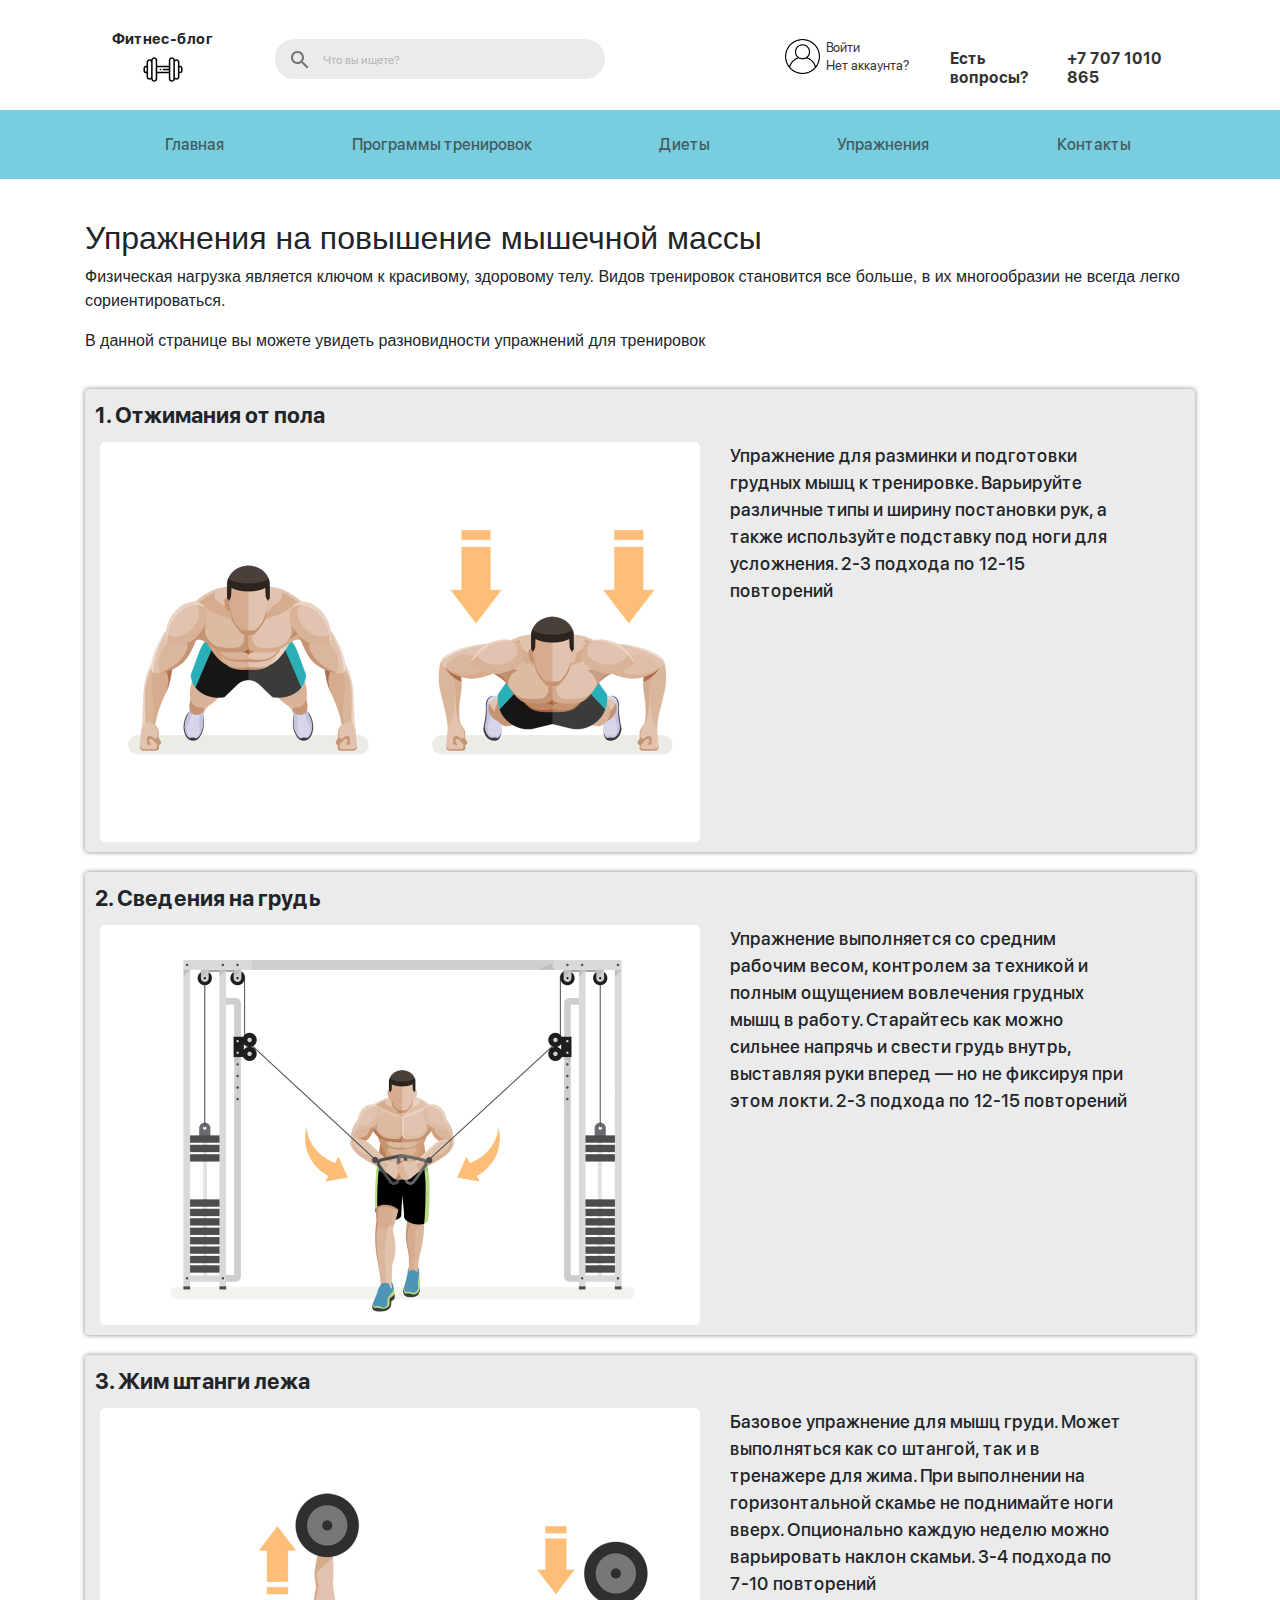
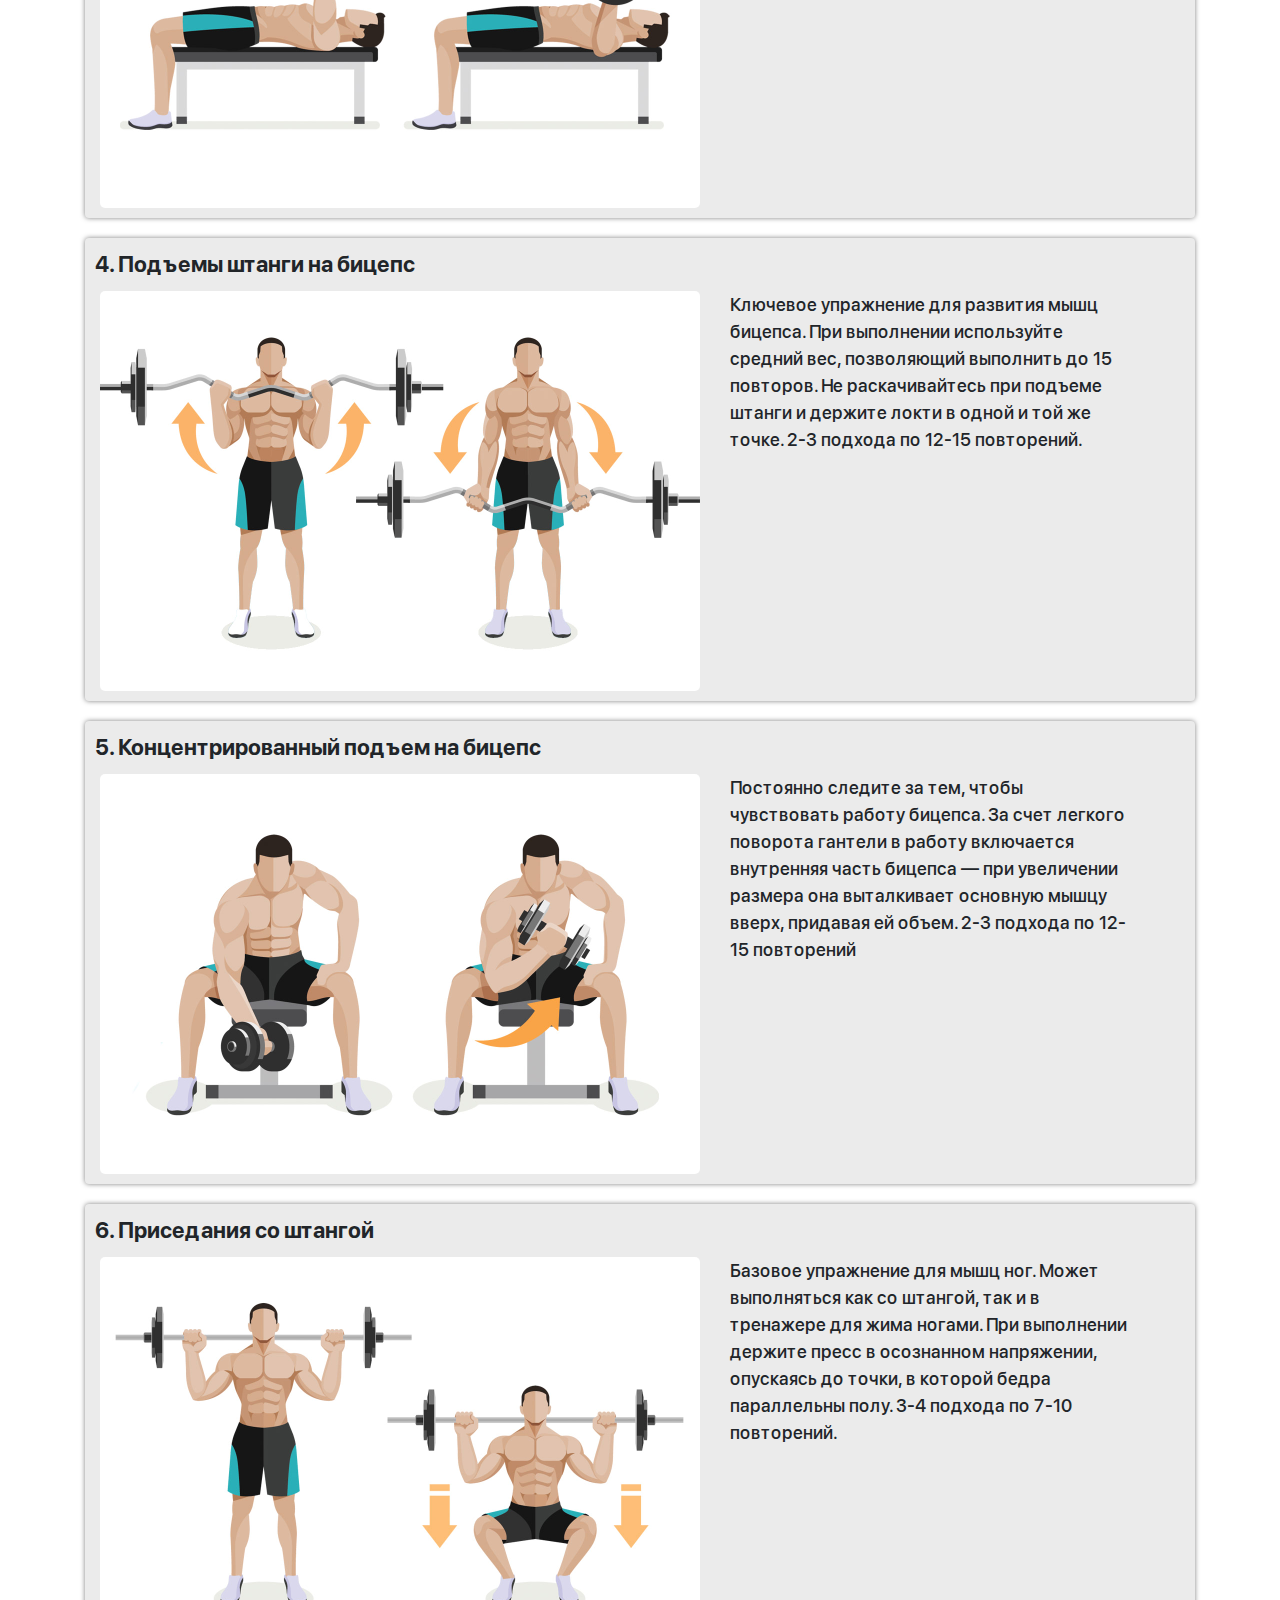
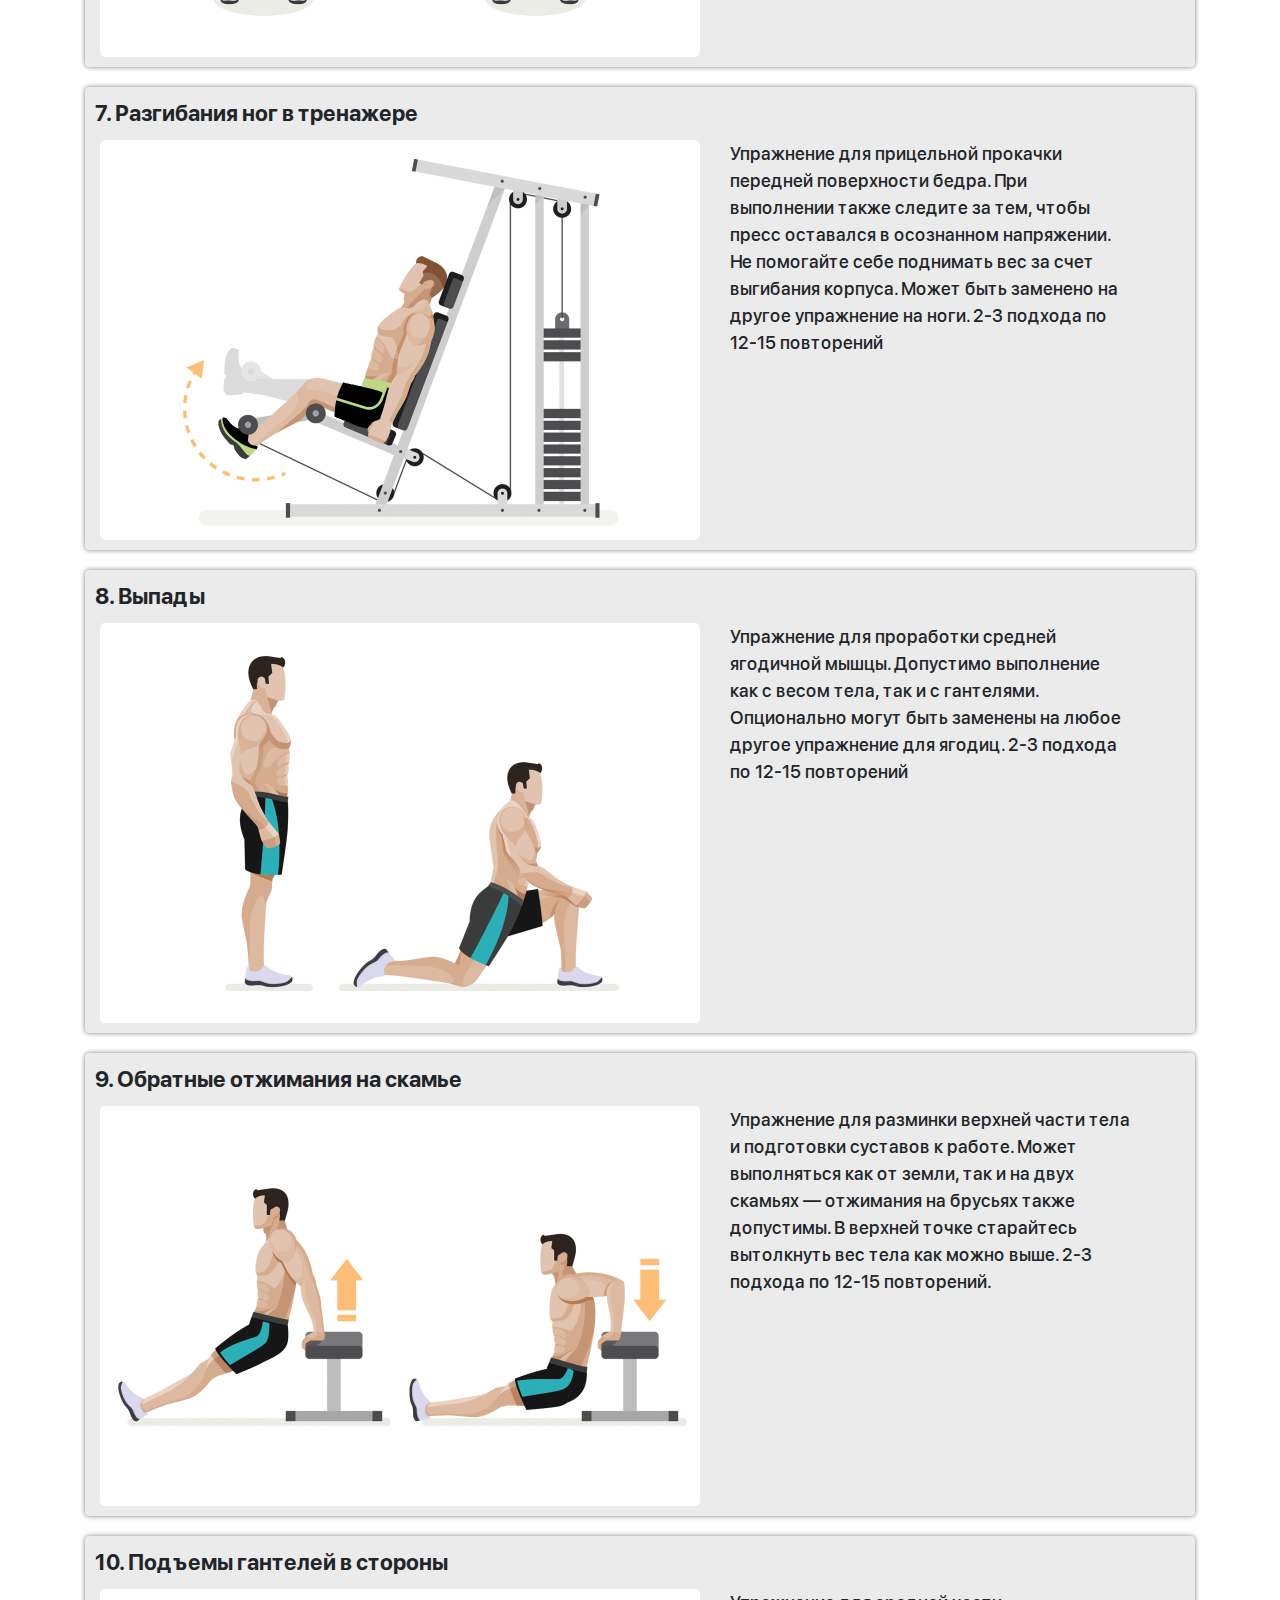
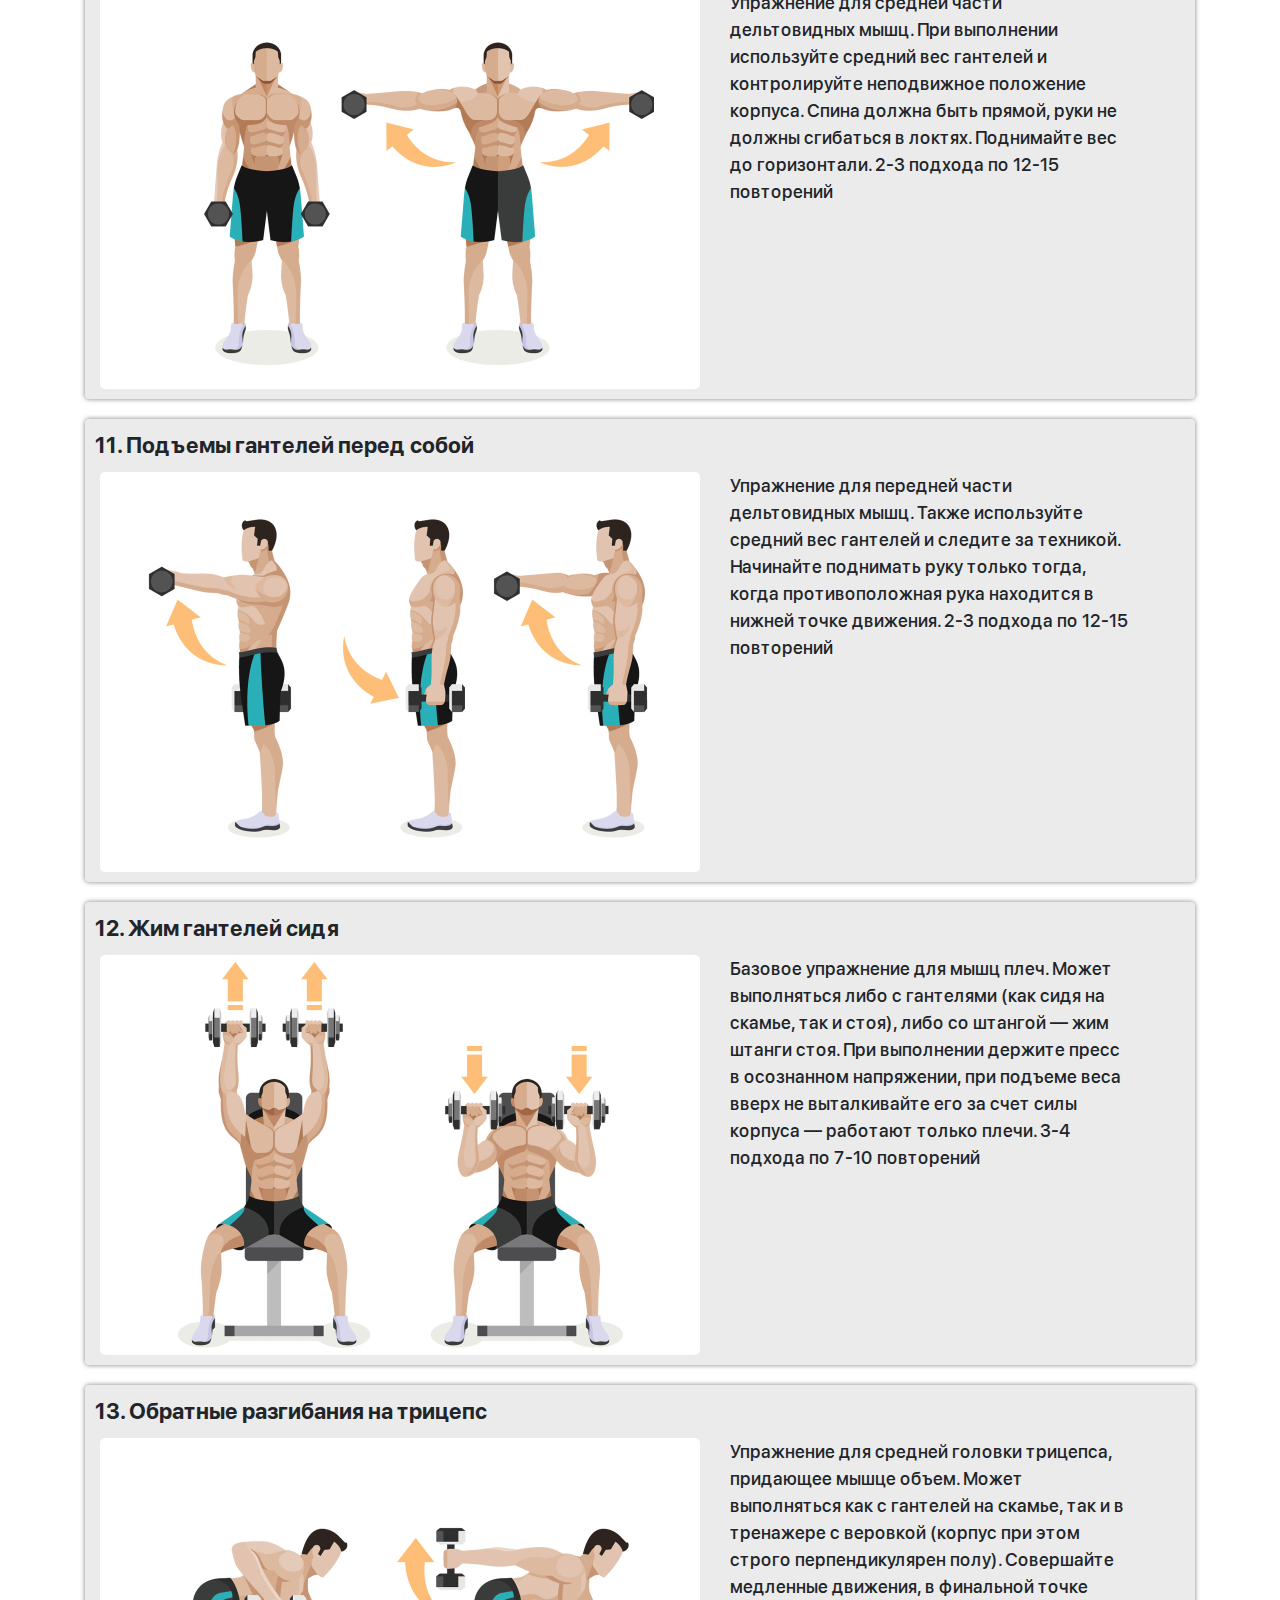
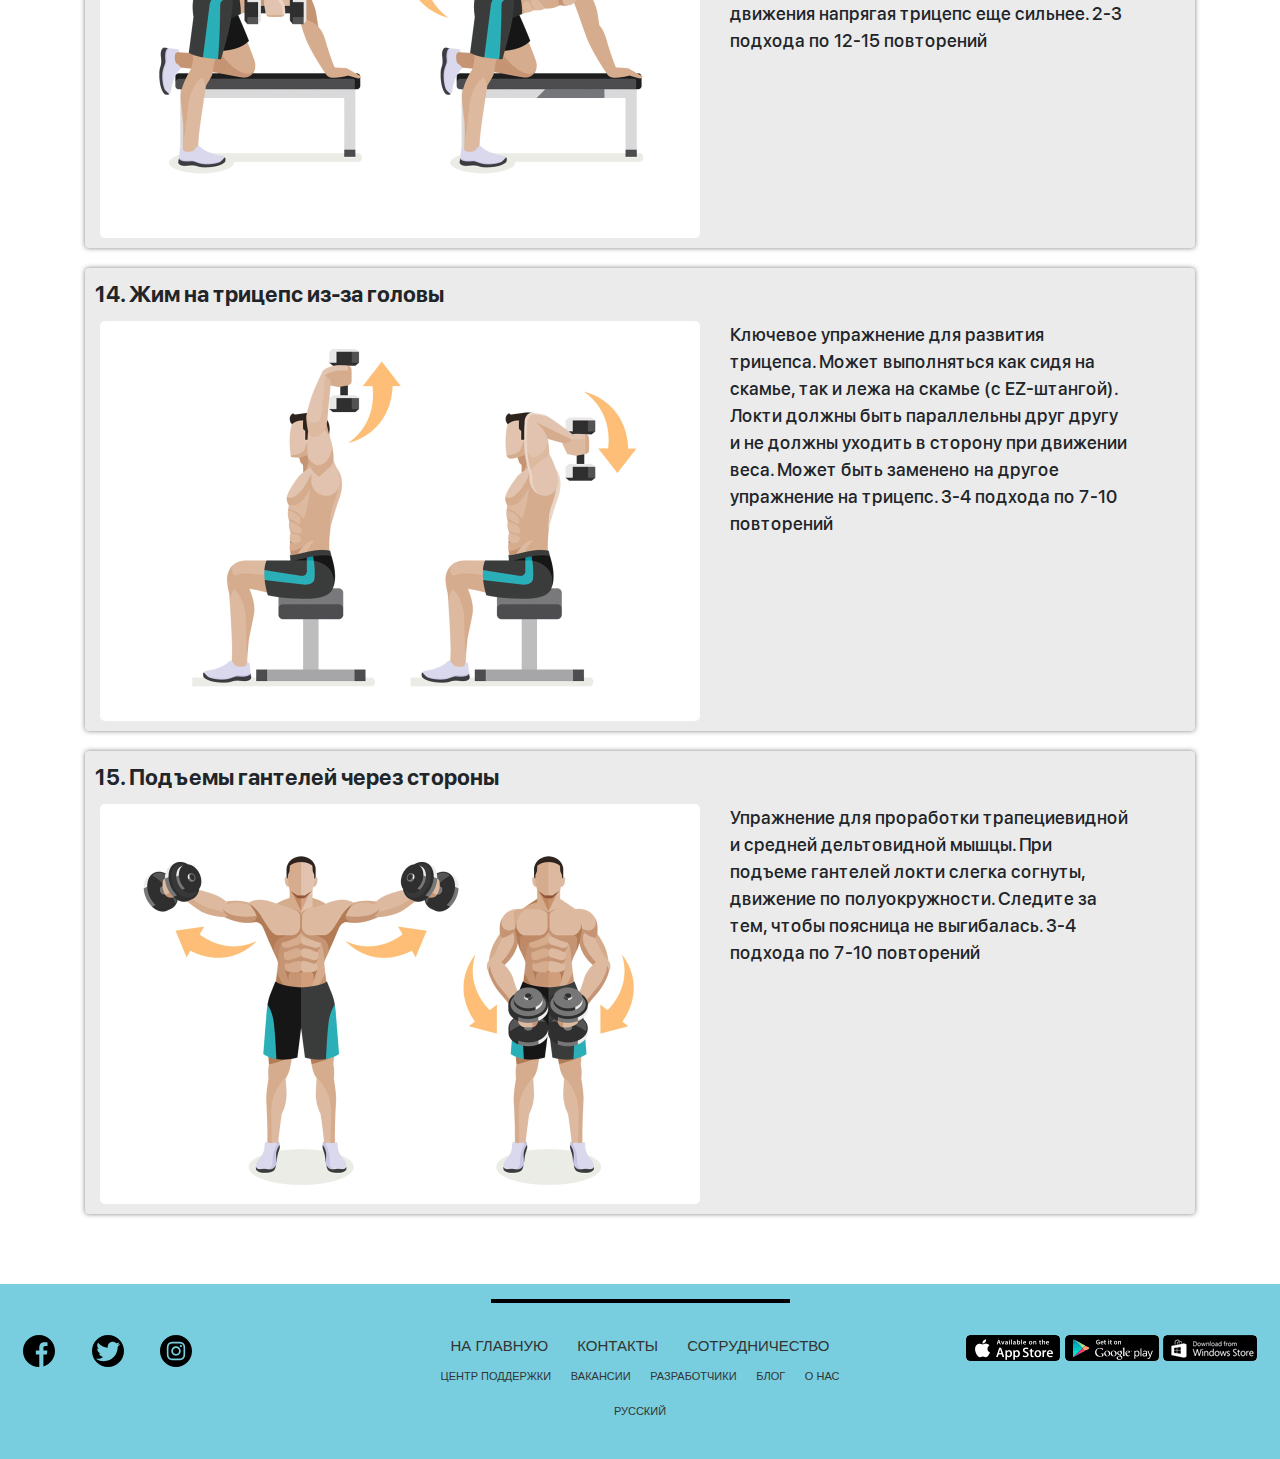
<file: src/training.html>
<!DOCTYPE html>
<html lang="en">
<head>
    <meta charset="UTF-8">
    <meta name="viewport" content="width=device-width, initial-scale=1.0">
    <title>Фитнес блог</title>
    <link rel="stylesheet" type="text/css" href="css/bootstrap-reboot.min.css">
    <link rel="stylesheet" type="text/css" href="css/bootstrap-grid.min.css">
    <link rel="stylesheet" href="https://maxcdn.bootstrapcdn.com/bootstrap/4.0.0/css/bootstrap.min.css"
        integrity="sha384-Gn5384xqQ1aoWXA+058RXPxPg6fy4IWvTNh0E263XmFcJlSAwiGgFAW/dAiS6JXm" crossorigin="anonymous">
    <link rel="stylesheet" type="text/css" href="css/style.min.css">
    <link rel="icon" type="image/png" href="favicon.ico"/>
</head>
<body>
    <header id="site-header">
        <nav class="nav">
            <div class="container">
                <div class="row">
                    <div class="col-md-2 sm-hidden">
                        <div class="nav__logo">
                            Фитнес-блог
                            <img src="img/dumbbell.svg" alt="nav__icon" class="nav__icon">
                        </div>
                    </div>
                    <div class="col-md-4 sm-hidden">
                        <form action="post" class="nav__form">
                            <input type="search" class="nav__search" placeholder="Что вы ищете?">
                            <button class="nav__submit" type="submit">
                                <img src="img/search.svg" alt="search">
                            </button>
                        </form>
                    </div>
                    <div class="col-md-4 col-xl-3 sm-hidden">
                        <div class="nav__account-panel">
                            <div class="nav__identify">
                                <img src="img/user.png" alt="nav__avatar" class="nav__img">
                                <div class="nav__wrapper-item">
                                    <a href="login.html" class="nav__signin">Войти</a>
                                    <a href="signup.html" class="nav__register">Нет аккаунта?</a>
                                </div>
                            </div>
                        </div>
                    </div>
                    <div class="col-md-2 col-xl-3 sm-hidden">
                        <div class="nav__contact">
                            <div class="nav__questions">
                                Есть вопросы?
                            </div>
                            <div class="nav__number">
                                +7 707 1010 865
                            </div>
                        </div>
                    </div>

                </div>
            </div>
        </nav>

        <div class="subheader">
            <div class="container subheader_container">
                <ul class="subheader__menu">

                    <li class="media_hidden">
                        <form action="post" class="nav__form">
                            <input type="search" class="nav__search" placeholder="Что вы ищете?">
                            <button class="nav__submit" type="submit">
                                <img src="img/search.svg" alt="search">
                            </button>
                        </form>
                    </li>

                    <li class="subheader__item"><a href="index.html" class="subheader__link">Главная</a></li>
                    <li class="subheader__item">
                        <div class="dropdown">
                            <a href="#" class="subheader__link dropdown-link">Программы тренировок</a>
                            <div class="dropdown-content">
                                <a href="#">Для набор массы</a>
                                <a href="#">Для похудения</a>
                                <a href="#">Тройной сплит</a>
                                <a href="#">Смешанное</a>
                            </div>
                        </div>
                    </li>
                    <li class="subheader__item"><a href="diets.html" class="subheader__link">Диеты</a></li>
                    <li class="subheader__item"><a href="training.html" class="subheader__link">Упражнения</a></li>
                    <li class="subheader__item"><a href="contacts.html" class="subheader__link">Контакты</a></li>

                    <li class="media_hidden">
                        <div class="nav__identify">
                            <img src="img/user.png" alt="nav__avatar" class="nav__img">
                            <div class="nav__wrapper-item">
                                <a href="#" class="nav__signin">Войти</a>
                                <a href="#" class="nav__register">Нет аккаунта?</a>
                            </div>
                        </div>
                    </li>
                </ul>
                <div class="hamburger">
                    <span></span>
                    <span></span>
                    <span></span>
                </div>
            </div>
        </div>
    </header>

    <section class="training">
        <div class="container">
            <h2 class="">Упражнения на повышение мышечной массы</h2>
            <p> Физическая нагрузка является ключом к красивому, здоровому телу. Видов тренировок становится все больше, в их многообразии не всегда легко сориентироваться.</p>
            <p>В данной странице вы можете увидеть разновидности упражнений для тренировок</p>
            <div class="row">
                <div class="col-md-12">
                    <div class="training__exercise">
                        <div class="training__name">
                            1. Отжимания от пола
                        </div>
                        <div class="training__wrapper">
                            <div class="training__img">
                                <img src="img/training/otjimaniya-1.jpg" alt="">
                            </div>
                            <div class="training__descr">
                                Упражнение для разминки и подготовки грудных мышц к тренировке. Варьируйте различные типы и ширину постановки рук, а также используйте подставку под ноги для усложнения. 2-3 подхода по 12-15 повторений
                            </div>
                        </div>
                    </div>

                    <div class="training__exercise">
                        <div class="training__name">
                            2. Сведения на грудь
                        </div>
                        <div class="training__wrapper">
                            <div class="training__img">
                                <img src="img/training/svedeniya-na-grud.jpg" alt="">
                            </div>
                            <div class="training__descr">
                                Упражнение выполняется со средним рабочим весом, контролем за техникой и полным ощущением вовлечения грудных мышц в работу. Старайтесь как можно сильнее напрячь и свести грудь внутрь, выставляя руки вперед — но не фиксируя при этом локти. 2-3 подхода по 12-15 повторений
                            </div>
                        </div>
                    </div>

                    <div class="training__exercise">
                        <div class="training__name">
                            3. Жим штанги лежа
                        </div>
                        <div class="training__wrapper">
                            <div class="training__img">
                                <img src="img/training/jim-shtangi-leja.jpg" alt="">
                            </div>
                            <div class="training__descr">
                                Базовое упражнение для мышц груди. Может выполняться как со штангой, так и в тренажере для жима. При выполнении на горизонтальной скамье не поднимайте ноги вверх. Опционально каждую неделю можно варьировать наклон скамьи. 3-4 подхода по 7-10 повторений
                            </div>
                        </div>
                    </div>

                    <div class="training__exercise">
                        <div class="training__name">
                            4. Подъемы штанги на бицепс
                        </div>
                        <div class="training__wrapper">
                            <div class="training__img">
                                <img src="img/training/shtanga-na-biceps.jpg" alt="">
                            </div>
                            <div class="training__descr">
                                Ключевое упражнение для развития мышц бицепса. При выполнении используйте средний вес, позволяющий выполнить до 15 повторов. Не раскачивайтесь при подъеме штанги и держите локти в одной и той же точке. 2-3 подхода по 12-15 повторений.
                            </div>
                        </div>
                    </div>

                    <div class="training__exercise">
                        <div class="training__name">
                            5. Концентрированный подъем на бицепс
                        </div>
                        <div class="training__wrapper">
                            <div class="training__img">
                                <img src="img/training/podyem-na-biceps-1.jpg" alt="">
                            </div>
                            <div class="training__descr">
                                Постоянно следите за тем, чтобы чувствовать работу бицепса. За счет легкого поворота гантели в работу включается внутренняя часть бицепса — при увеличении размера она выталкивает основную мышцу вверх, придавая ей объем. 2-3 подхода по 12-15 повторений
                            </div>
                        </div>
                    </div>

                    <div class="training__exercise">
                        <div class="training__name">
                            6. Приседания со штангой
                        </div>
                        <div class="training__wrapper">
                            <div class="training__img">
                                <img src="img/training/prisedaniya-so-shtangoy.jpg" alt="">
                            </div>
                            <div class="training__descr">
                                Базовое упражнение для мышц ног. Может выполняться как со штангой, так и в тренажере для жима ногами. При выполнении держите пресс в осознанном напряжении, опускаясь до точки, в которой бедра параллельны полу. 3-4 подхода по 7-10 повторений.
                            </div>
                        </div>
                    </div>

                    <div class="training__exercise">
                        <div class="training__name">
                            7. Разгибания ног в тренажере
                        </div>
                        <div class="training__wrapper">
                            <div class="training__img">
                                <img src="img/training/razgibaniya-nog-v-trenajere.jpg" alt="">
                            </div>
                            <div class="training__descr">
                                Упражнение для прицельной прокачки передней поверхности бедра. При выполнении также следите за тем, чтобы пресс оставался в осознанном напряжении. Не помогайте себе поднимать вес за счет выгибания корпуса. Может быть заменено на другое упражнение на ноги. 2-3 подхода по 12-15 повторений
                            </div>
                        </div>
                    </div>

                    <div class="training__exercise">
                        <div class="training__name">
                            8. Выпады
                        </div>
                        <div class="training__wrapper">
                            <div class="training__img">
                                <img src="img/training/vypady.jpg" alt="">
                            </div>
                            <div class="training__descr">
                                Упражнение для проработки средней ягодичной мышцы. Допустимо выполнение как с весом тела, так и с гантелями. Опционально могут быть заменены на любое другое упражнение для ягодиц. 2-3 подхода по 12-15 повторений
                            </div>
                        </div>
                    </div>

                    <div class="training__exercise">
                        <div class="training__name">
                            9. Обратные отжимания на скамье
                        </div>
                        <div class="training__wrapper">
                            <div class="training__img">
                                <img src="img/training/otjimaniya-na-triceps.jpg" alt="">
                            </div>
                            <div class="training__descr">
                                Упражнение для разминки верхней части тела и подготовки суставов к работе. Может выполняться как от земли, так и на двух скамьях — отжимания на брусьях также допустимы. В верхней точке старайтесь вытолкнуть вес тела как можно выше. 2-3 подхода по 12-15 повторений.
                            </div>
                        </div>
                    </div>

                    <div class="training__exercise">
                        <div class="training__name">
                            10. Подъемы гантелей в стороны
                        </div>
                        <div class="training__wrapper">
                            <div class="training__img">
                                <img src="img/training/podyemy-ganteley-v-storony.jpg" alt="">
                            </div>
                            <div class="training__descr">
                                Упражнение для средней части дельтовидных мышц. При выполнении используйте средний вес гантелей и контролируйте неподвижное положение корпуса. Спина должна быть прямой, руки не должны сгибаться в локтях. Поднимайте вес до горизонтали. 2-3 подхода по 12-15 повторений
                            </div>
                        </div>
                    </div>

                    <div class="training__exercise">
                        <div class="training__name">
                            11. Подъемы гантелей перед собой
                        </div>
                        <div class="training__wrapper">
                            <div class="training__img">
                                <img src="img/training/poperemennie-podyemy.jpg" alt="">
                            </div>
                            <div class="training__descr">
                                Упражнение для передней части дельтовидных мышц. Также используйте средний вес гантелей и следите за техникой. Начинайте поднимать руку только тогда, когда противоположная рука находится в нижней точке движения. 2-3 подхода по 12-15 повторений
                            </div>
                        </div>
                    </div>

                    <div class="training__exercise">
                        <div class="training__name">
                            12. Жим гантелей сидя
                        </div>
                        <div class="training__wrapper">
                            <div class="training__img">
                                <img src="img/training/jim-ganteley-sidya.jpg" alt="">
                            </div>
                            <div class="training__descr">
                                Базовое упражнение для мышц плеч. Может выполняться либо с гантелями (как сидя на скамье, так и стоя), либо со штангой — жим штанги стоя. При выполнении держите пресс в осознанном напряжении, при подъеме веса вверх не выталкивайте его за счет силы корпуса — работают только плечи. 3-4 подхода по 7-10 повторений
                            </div>
                        </div>
                    </div>

                    <div class="training__exercise">
                        <div class="training__name">
                            13. Обратные разгибания на трицепс
                        </div>
                        <div class="training__wrapper">
                            <div class="training__img">
                                <img src="img/training/obratnie-razgibaniya-na-triceps.jpg" alt="">
                            </div>
                            <div class="training__descr">
                                Упражнение для средней головки трицепса, придающее мышце объем. Может выполняться как с гантелей на скамье, так и в тренажере с веровкой (корпус при этом строго перпендикулярен полу). Совершайте медленные движения, в финальной точке движения напрягая трицепс еще сильнее. 2-3 подхода по 12-15 повторений
                            </div>
                        </div>
                    </div>

                    <div class="training__exercise">
                        <div class="training__name">
                            14. Жим на трицепс из-за головы
                        </div>
                        <div class="training__wrapper">
                            <div class="training__img">
                                <img src="img/training/jim-na-triceps-iz-za-golovy.jpg" alt="">
                            </div>
                            <div class="training__descr">
                                Ключевое упражнение для развития трицепса. Может выполняться как сидя на скамье, так и лежа на скамье (с EZ-штангой). Локти должны быть параллельны друг другу и не должны уходить в сторону при движении веса. Может быть заменено на другое упражнение на трицепс. 3-4 подхода по 7-10 повторений
                            </div>
                        </div>
                    </div>

                    <div class="training__exercise">
                        <div class="training__name">
                            15. Подъемы гантелей через стороны
                        </div>
                        <div class="training__wrapper">
                            <div class="training__img">
                                <img src="img/training/razvedeniya-cherez-storony.jpg" alt="">
                            </div>
                            <div class="training__descr">
                                Упражнение для проработки трапециевидной и средней дельтовидной мышцы. При подъеме гантелей локти слегка согнуты, движение по полуокружности. Следите за тем, чтобы поясница не выгибалась. 3-4 подхода по 7-10 повторений
                            </div>
                        </div>
                    </div>
                </div>
            </div>
        </div>
    </section>
    <footer class="footer">
        <div class="footer__divider"></div>
        <div class="footer__wrapper">
            <!-- Если не оборачивать каждый блок в обертку - получится криво -->
            <div>
                <div class="footer__social">
                    <a href="#" class="footer__social_item">
                        <img src="img/footer/facebook.svg" alt="">
                    </a>
                    <a href="#" class="footer__social_item">
                        <img src="img/footer/twitter.svg" alt="">
                    </a>
                    <a href="#" class="footer__social_item">
                        <img src="img/footer/instagram.svg" alt="">
                    </a>
                </div>
            </div>
            <div>
                <div class="footer__links">
                    <div class="footer__links_main">
                        <a href="#">на главную</a>
                        <a href="#">контакты</a>
                        <a href="#">сотрудничество</a>
                    </div>
                    <div class="footer__links_sub">
                        <a href="#">центр поддержки</a>
                        <a href="#">вакансии</a>
                        <a href="#">разработчики</a>
                        <a href="#">блог</a>
                        <a href="#">о нас</a>
                    </div>
                    <a href="#" class="footer__links_lang">Русский</a>
                </div>
            </div>
            <div>
                <div class="footer__mobile">
                    <a href="#">
                        <img src="img/footer/app_store.png" alt="App Store">
                    </a>
                    <a href="#">
                        <img src="img/footer/google_play.png" alt="Google play">
                    </a>
                    <a href="#">
                        <img src="img/footer/windows_store.png" alt="Windows store">
                    </a>
                </div>
            </div>
        </div>
    </footer>
    <script src="https://code.jquery.com/jquery-3.2.1.slim.min.js"
        integrity="sha384-KJ3o2DKtIkvYIK3UENzmM7KCkRr/rE9/Qpg6aAZGJwFDMVNA/GpGFF93hXpG5KkN"
        crossorigin="anonymous"></script>
    <script src="https://cdnjs.cloudflare.com/ajax/libs/popper.js/1.12.9/umd/popper.min.js"
        integrity="sha384-ApNbgh9B+Y1QKtv3Rn7W3mgPxhU9K/ScQsAP7hUibX39j7fakFPskvXusvfa0b4Q"
        crossorigin="anonymous"></script>
    <script src="https://maxcdn.bootstrapcdn.com/bootstrap/4.0.0/js/bootstrap.min.js"
        integrity="sha384-JZR6Spejh4U02d8jOt6vLEHfe/JQGiRRSQQxSfFWpi1MquVdAyjUar5+76PVCmYl"
        crossorigin="anonymous"></script>
    <script src="js/index.js"></script>
</body>
</html>
</file>
<file: src/css/style.min.css>
* {
  font-family: 'San Francisco Pro Display Medium' sans-serif;
}

@font-face {
  font-family: 'Instagram';
  src: url("../fonts/Billabong W00 Regular.eot");
  src: url("../fonts/SFProDisplay-Bold.eot?#iefix") format("embedded-opentype"), url("../fonts/Billabong W00 Regular.woff") format("woff"), url("../fonts/SFProDisplay-Bold.ttf") format("truetype");
  font-weight: normal;
  font-style: normal;
}

@font-face {
  font-family: 'San Francisco Pro Display Thin';
  src: url("../fonts/SFProDisplay-Thin.eot");
  src: url("../fonts/SFProDisplay-Thin.eot?#iefix") format("embedded-opentype"), url("../fonts/SFProDisplay-Thin.woff") format("woff"), url("../fonts/SFProDisplay-Thin.ttf") format("truetype");
  font-weight: normal;
  font-style: normal;
}

@font-face {
  font-family: 'San Francisco Pro Display Regular';
  src: url("../fonts/SFProDisplay-Regular.eot");
  src: url("../fonts/SFProDisplay-Regular.eot?#iefix") format("embedded-opentype"), url("../fonts/SFProDisplay-Regular.woff") format("woff"), url("../fonts/SFProDisplay-Regular.ttf") format("truetype");
  font-weight: normal;
  font-style: normal;
}

@font-face {
  font-family: 'San Francisco Pro Display Medium';
  src: url("../fonts/SFProDisplay-Medium.eot");
  src: url("../fonts/SFProDisplay-Medium.eot?#iefix") format("embedded-opentype"), url("../fonts/SFProDisplay-Medium.woff") format("woff"), url("../fonts/SFProDisplay-Medium.ttf") format("truetype");
  font-weight: normal;
  font-style: normal;
}

@font-face {
  font-family: 'San Francisco Pro Display Bold';
  src: url("../fonts/SFProDisplay-Bold.eot");
  src: url("../fonts/SFProDisplay-Bold.eot?#iefix") format("embedded-opentype"), url("../fonts/SFProDisplay-Bold.woff") format("woff"), url("../fonts/SFProDisplay-Bold.ttf") format("truetype");
  font-weight: normal;
  font-style: normal;
}

.color {
  background-color: #78CEDE;
}

.nav {
  min-height: 110px;
  padding-top: 39px;
}

.nav__logo {
  font-size: 15px;
  font-family: 'San Francisco Pro Display Bold';
  display: flex;
  flex-direction: column;
  align-items: center;
  justify-content: center;
  width: 155px;
  height: 39px;
}

.nav__logo img {
  width: 60px;
  height: 100%;
}

.nav__img {
  width: 35px;
  height: 35px;
}

.nav__account-panel {
  display: flex;
  justify-content: flex-end;
}

.nav__wrapper-item {
  margin-left: 6px;
}

.nav__signin {
  font-family: 'San Francisco Pro Display Regular';
  font-size: 13px;
  color: #333333;
  line-height: 17px;
}

.nav__register {
  font-family: 'San Francisco Pro Display Regular';
  font-size: 13px;
  color: #333333;
}

.nav__identify {
  display: flex;
}

.nav__identify a {
  display: block;
}

.nav__contact {
  margin-top: 10px;
  display: flex;
  justify-content: space-between;
}

.nav__questions {
  margin-left: 10px;
  font-family: 'San Francisco Pro Display Bold';
  font-size: 16px;
  line-height: 19px;
  color: #333333;
}

.nav__number {
  font-family: 'San Francisco Pro Display Bold';
  font-weight: normal;
  font-size: 16px;
  line-height: 19px;
  color: #333333;
}

.nav__form {
  position: relative;
  width: 330px;
}

.nav__search {
  width: 100%;
  height: 40px;
  border-radius: 40px;
  background-color: #EBEBEB;
  border: none;
  padding: 14px 48px;
}

.nav__search::placeholder {
  font-family: 'San Francisco Pro Display Regular';
  font-style: normal;
  font-weight: normal;
  font-size: 12px;
  line-height: 12px;
  color: #B6B6B6;
}

.nav__search:focus {
  outline: none;
}

.nav__submit {
  background-color: #EBEBEB;
  position: absolute;
  height: 40px;
  left: 0px;
  border-radius: 100%;
  border: none;
}

.nav__submit img {
  padding-left: 10px;
}

.nav__submit:focus {
  outline: none;
}

#site-header {
  position: fixed;
  top: 0;
  width: 100%;
  z-index: 15;
  -webkit-transition: all .3s ease;
  transition: all .3s ease;
  background: #FFF;
}

.subheader {
  position: fixed;
  width: 100%;
  background: #78CEDE;
}

.subheader__menu {
  display: -webkit-box;
  display: -ms-flexbox;
  display: flex;
  -ms-flex-pack: distribute;
      justify-content: space-around;
  padding-left: 16px;
  list-style-type: none;
  height: 100%;
  margin: auto 0;
  z-index: 16;
}

.subheader__item {
  float: left;
  height: 100%;
  line-height: 69px;
}

.subheader__link {
  padding: 0 26px;
  display: block;
  font-family: 'San Francisco Pro Display Medium';
  font-style: normal;
  font-weight: 500;
  font-size: 16px;
  color: rgba(51, 51, 51, 0.75);
  text-align: center;
}

.subheader__link:hover {
  color: rgba(51, 51, 51, 0.75);
  text-decoration: none;
  background: rgba(0, 0, 0, 0.04);
  -webkit-box-shadow: inset 0px 0px 4px rgba(0, 0, 0, 0.09);
          box-shadow: inset 0px 0px 4px rgba(0, 0, 0, 0.09);
  -webkit-transition: 200ms;
  transition: 200ms;
}

.subheader .media_hidden {
  display: none;
}

.subheader .dropdown-content {
  display: none;
  position: absolute;
  width: 100%;
  z-index: 1;
  background-color: #78CEDE;
  text-align: center;
}

.subheader .dropdown-content a:hover {
  color: rgba(51, 51, 51, 0.75);
  text-decoration: none;
  background: rgba(0, 0, 0, 0.04);
  -webkit-box-shadow: inset 0px 0px 4px rgba(0, 0, 0, 0.09);
          box-shadow: inset 0px 0px 4px rgba(0, 0, 0, 0.09);
  -webkit-transition: 200ms;
  transition: 200ms;
}

.subheader .dropdown-content a {
  display: block;
  font-family: 'San Francisco Pro Display Medium';
  color: rgba(51, 51, 51, 0.75);
}

.subheader .dropdown:hover .dropdown-content {
  display: block;
}

.slider {
  margin-top: 169px;
}

.main_title {
  text-align: center;
}

.carousel-item img {
  height: 580px;
}

.advantages {
  padding: 71px 0 68px 0;
}

.advantages__subheader {
  text-align: center;
  margin-top: 38px;
  color: #333333;
  font-size: 38px;
  font-weight: 700;
  line-height: 48px;
  text-transform: uppercase;
}

.advantages__wrapper {
  display: -webkit-box;
  display: -ms-flexbox;
  display: flex;
  -webkit-box-pack: center;
      -ms-flex-pack: center;
          justify-content: center;
  margin-top: 35px;
}

.advantages__icon {
  display: -webkit-box;
  display: -ms-flexbox;
  display: flex;
  -webkit-box-pack: center;
      -ms-flex-pack: center;
          justify-content: center;
  -webkit-box-align: center;
      -ms-flex-align: center;
          align-items: center;
  margin-right: 26px;
  width: 113px;
  height: 113px;
  background-color: #78CEDE;
  border-radius: 100%;
}

.advantages__icon img {
  width: 80px;
  height: 80px;
}

.advantages__item {
  width: 341px;
}

.advantages__item_header {
  color: #78CEDE;
  font-size: 17px;
}

.advantages__item_text {
  color: #333333;
  font-size: 15px;
  line-height: 21px;
}

.advertisement {
  padding: 50px 0;
}

.advertisement__name {
  margin-top: 20px;
  font-family: 'San Francisco Pro Display Bold';
  font-size: 22px;
}

.advertisement__wrapper {
  display: -webkit-box;
  display: -ms-flexbox;
  display: flex;
  margin-top: 10px;
}

.advertisement__img {
  margin-left: 5px;
  width: 600px;
  height: 400px;
}

.advertisement__img img {
  width: 100%;
  height: 100%;
}

.advertisement__text {
  width: 400px;
  margin-left: 30px;
  font-family: 'San Francisco Pro Display Medium';
  font-size: 18px;
}

.feedback {
  padding: 50px 0;
}

.feedback__wrapper {
  margin: 30px 0;
  padding: 15px 0;
  border-top: 3px solid #78CEDE;
  border-bottom: 3px solid #78CEDE;
}

.feedback__text {
  font-family: 'San Francisco Pro Display Medium';
  font-size: 20px;
  color: #333333;
}

.feedback__author {
  font-family: 'San Francisco Pro Display Bold';
  font-style: italic;
  font-size: 26px;
}

.assistent {
  position: relative;
}

.assistent__wrapper {
  width: 300px;
  height: 350px;
  background-color: #EBEBEB;
  position: fixed;
  right: 20px;
  bottom: 0;
  border-radius: 3px;
}

.assistent__name {
  margin-left: 8px;
  display: -webkit-box;
  display: -ms-flexbox;
  display: flex;
}

.assistent__author {
  margin-left: 5px;
}

.assistent__status {
  width: 8px;
  height: 8px;
  background-color: lime;
  margin: auto 0;
  border-radius: 100%;
}

.assistent__textarea {
  position: absolute;
  left: 2.5%;
  border-color: white;
  bottom: 5px;
  width: 95%;
  height: 40px;
}

.assistent__message {
  display: -webkit-box;
  display: -ms-flexbox;
  display: flex;
  background-color: white;
  border-radius: 3px;
  margin-left: 5px;
  margin-right: 5px;
  margin-top: 5px;
  height: 55px;
}

.assistent__img {
  margin: auto 0;
  padding-left: 3px;
}

.assistent__img img {
  width: 45px;
  height: 45px;
  border-radius: 100%;
}

.assistent__text {
  margin-left: 10px;
}

.assistent__button {
  position: absolute;
  right: 0;
  border: none;
}

.assistent__button:active {
  outline: none;
}

.assistent__button:focus {
  outline: none;
}

.footer {
  padding: 15px 23px 39px 23px;
  background-color: #78CEDE;
}

.footer a:hover {
  text-decoration: none;
}

.footer__divider {
  width: 299px;
  height: 4px;
  background-color: black;
  margin: 0 auto;
}

.footer__wrapper {
  display: -webkit-box;
  display: -ms-flexbox;
  display: flex;
  -webkit-box-pack: justify;
      -ms-flex-pack: justify;
          justify-content: space-between;
  -webkit-box-align: start;
      -ms-flex-align: start;
          align-items: flex-start;
  padding-top: 32px;
}

.footer__wrapper > div {
  width: 33%;
}

.footer__wrapper > div:nth-child(3) {
  display: -webkit-box;
  display: -ms-flexbox;
  display: flex;
  -webkit-box-pack: end;
      -ms-flex-pack: end;
          justify-content: flex-end;
}

.footer__social {
  width: 169px;
  display: -webkit-box;
  display: -ms-flexbox;
  display: flex;
  -webkit-box-pack: justify;
      -ms-flex-pack: justify;
          justify-content: space-between;
}

.footer__social_item img {
  width: 32px;
  height: 32px;
}

.footer__links {
  width: 399px;
  margin: 0 auto;
}

.footer__links_main {
  display: -webkit-box;
  display: -ms-flexbox;
  display: flex;
  -webkit-box-pack: justify;
      -ms-flex-pack: justify;
          justify-content: space-between;
  padding: 0 10px;
}

.footer__links_main a {
  color: #333333;
  font-size: 15px;
  text-transform: uppercase;
}

.footer__links_sub {
  display: -webkit-box;
  display: -ms-flexbox;
  display: flex;
  -webkit-box-pack: justify;
      -ms-flex-pack: justify;
          justify-content: space-between;
  margin-top: 10px;
}

.footer__links_sub a {
  color: #333333;
  font-size: 11px;
  text-transform: uppercase;
}

.footer__links_lang {
  display: block;
  margin: 0 auto;
  color: #333333;
  font-size: 11px;
  font-weight: 400;
  margin-top: 19px;
  text-transform: uppercase;
  text-align: center;
}

.chooseus {
  margin-top: 169px;
  padding: 50px 0;
}

.chooseus__header {
  text-align: center;
  margin: 0 auto;
}

.chooseus__wrapper {
  margin-top: 65px;
  display: -webkit-box;
  display: -ms-flexbox;
  display: flex;
  -ms-flex-pack: distribute;
      justify-content: space-around;
  width: 100%;
}

.chooseus__img {
  display: block;
  margin: 0 auto;
  width: 85px;
  height: 85px;
}

.chooseus__heading {
  margin-top: 38px;
  text-align: center;
  color: #0d0d0d;
  font-size: 18px;
  font-weight: 700;
}

.chooseus__description {
  width: 250px;
  text-align: center;
  margin-top: 25px;
  color: #0d0d0d;
  font-size: 14px;
  font-weight: 400;
}

.chooseus__description a {
  color: #ff0000;
  text-decoration: underline;
}

.login {
  padding: 30px 0;
}

.joinus {
  margin-top: 169px;
  padding: 50px 0;
}

.joinus .coach_img {
  width: 200px;
  height: 200px;
}

.reviews {
  margin-top: 169px;
  padding: 50px 0;
}

.reviews__wrapper {
  display: -webkit-box;
  display: -ms-flexbox;
  display: flex;
}

.reviews__wrapper_first {
  margin-top: 70px;
}

.reviews__review {
  margin-left: 62px;
  margin-bottom: 48px;
}

.reviews__review:nth-child(3) {
  margin-bottom: 0;
}

.reviews__img {
  width: 200px;
  height: 200px;
  border-radius: 100%;
}

.reviews__img img {
  width: 100%;
  height: 100%;
}

.reviews__name {
  color: #0d0d0d;
  font-size: 18px;
  font-weight: 700;
}

.reviews__count {
  color: #646464;
  font-size: 14px;
}

.reviews__feedback {
  margin-top: 15px;
  color: #0d0d0d;
  font-size: 16px;
  line-height: 18px;
}

.reviews__line {
  width: 100%;
  height: 1px;
  background-color: #D0D0D0;
}

.reviews a {
  color: black;
}

.diets {
  margin-top: 169px;
  padding: 50px 0;
}

.diets__header {
  width: 700px;
  margin: 0 auto;
  text-align: center;
}

.diets__subheader {
  width: 800px;
  margin: 0 auto;
  text-align: center;
  margin-top: 20px;
}

.diets__img {
  width: 100%;
  margin: 0 auto;
  margin-top: 30px;
}

.diets__img img {
  width: 100%;
  height: 600px;
}

.diets__wrapper {
  font-family: 'San Francisco Pro Display Medium';
  background-color: #F8F9FA;
  padding: 10px 20px;
  border-radius: 10px;
  margin-top: 20px;
}

.diets__video {
  width: 100%;
  margin: 0 auto;
  margin-top: 30px;
}

.diets__video iframe {
  width: 100%;
}

.diets__list {
  list-style: none;
  padding-left: 20px;
  text-transform: capitalize;
}

.diets__time {
  font-family: 'San Francisco Pro Display Bold';
  font-size: 18px;
}

.calculator {
  padding: 50px 0;
  background-color: #F8F9FA;
}

.contacts {
  margin-top: 179px;
}

.contacts__wrapper {
  display: -webkit-box;
  display: -ms-flexbox;
  display: flex;
  -webkit-box-pack: justify;
      -ms-flex-pack: justify;
          justify-content: space-between;
  -webkit-box-align: start;
      -ms-flex-align: start;
          align-items: flex-start;
  margin-top: 30px;
}

.contacts iframe {
  width: 700px;
  height: 400px;
}

.contacts__text {
  width: 380px;
  font-family: 'San Francisco Pro Display Medium';
}

.contacts__text span {
  font-size: 18px;
  font-family: 'San Francisco Pro Display Bold';
}

.training {
  margin-top: 169px;
  padding: 50px 0;
}

.training__exercise {
  margin: 20px 0;
  border-radius: 4px;
  background-color: #EBEBEB;
  -webkit-box-shadow: 0 0 5px rgba(0, 0, 0, 0.5);
          box-shadow: 0 0 5px rgba(0, 0, 0, 0.5);
  padding: 10px;
}

.training__name {
  font-family: 'San Francisco Pro Display Bold';
  font-size: 22px;
}

.training__wrapper {
  display: -webkit-box;
  display: -ms-flexbox;
  display: flex;
  margin-top: 10px;
}

.training__img {
  margin-left: 5px;
  width: 600px;
  height: 400px;
}

.training__img img {
  width: 100%;
  border-radius: 5px;
}

.training__descr {
  width: 400px;
  margin-left: 30px;
  font-family: 'San Francisco Pro Display Medium';
  font-size: 18px;
}

@media (max-width: 1200px) {
  .nav__form {
    width: 300px;
  }
  .nav__account-panel {
    -ms-flex-pack: distribute;
        justify-content: space-around;
  }
  .nav__contact {
    margin-top: 0;
    display: -webkit-box;
    display: -ms-flexbox;
    display: flex;
    -webkit-box-orient: vertical;
    -webkit-box-direction: normal;
        -ms-flex-direction: column;
            flex-direction: column;
    -webkit-box-align: end;
        -ms-flex-align: end;
            align-items: flex-end;
  }
  .subheader__menu {
    padding-left: 0;
  }
  .subheader__link {
    font-size: 14px;
    padding: 0 22px;
  }
  .subheader a {
    font-size: 14px;
  }
  .contacts__wrapper {
    -webkit-box-pack: space-evenly;
        -ms-flex-pack: space-evenly;
            justify-content: space-evenly;
  }
  .contacts__wrapper iframe {
    width: 450px;
  }
  .footer__wrapper > div {
    width: 50%;
  }
  .footer__wrapper > div:nth-child(1) {
    width: 25%;
  }
  .footer__wrapper > div:nth-child(3) {
    width: 25%;
    display: -webkit-box;
    display: -ms-flexbox;
    display: flex;
    -webkit-box-pack: end;
        -ms-flex-pack: end;
            justify-content: flex-end;
  }
  .footer__mobile {
    display: -webkit-box;
    display: -ms-flexbox;
    display: flex;
  }
  .footer__mobile a {
    margin: 0 3px;
  }
  .footer__mobile a img {
    width: 100%;
  }
}

@media (max-width: 992px) {
  .nav__logo {
    font-size: 12px;
    padding-right: 10px;
  }
  .nav__logo img {
    width: 30px;
  }
  .nav__search {
    width: 75%;
  }
  .nav__register {
    font-size: 11px;
  }
  .nav__contact {
    width: 100px;
  }
  .nav__questions {
    margin-left: 0;
    font-size: 14px;
  }
  .nav__number {
    font-size: 11px;
  }
  .subheader__link {
    font-size: 12px;
    padding: 0 12px;
  }
  .subheader a {
    font-size: 12px;
  }
  .advantages__item {
    width: 250px;
  }
  .advantages__item_header {
    font-size: 14px;
  }
  .advantages__item_text {
    font-size: 12px;
  }
  .diets__img {
    width: 75%;
  }
  .diets__img img {
    height: 400px;
  }
  .diets__video {
    width: 75%;
  }
  .diets__video iframe {
    height: 300px;
  }
  .contacts__wrapper iframe {
    width: 350px;
    height: 350px;
  }
  .contacts__text {
    margin-left: 10px;
    font-size: 14px;
  }
  .footer__wrapper {
    -ms-flex-wrap: wrap;
        flex-wrap: wrap;
  }
  .footer__wrapper > div {
    width: 100%;
    display: -webkit-box;
    display: -ms-flexbox;
    display: flex;
    -webkit-box-pack: center;
        -ms-flex-pack: center;
            justify-content: center;
    margin-bottom: 20px;
  }
  .footer__wrapper > div:nth-child(1) {
    width: 100%;
  }
  .footer__wrapper > div:nth-child(3) {
    width: 100%;
    -webkit-box-pack: center;
        -ms-flex-pack: center;
            justify-content: center;
  }
}

@media (max-width: 768px) {
  .nav {
    display: none;
    width: 100%;
    padding-top: 10px;
    min-height: 0;
    height: 69px;
    background-color: #78CEDE;
  }
  .nav__contact {
    position: absolute;
    right: 0;
    top: 0;
  }
  .nav__questions {
    text-align: right;
  }
  .nav__number {
    text-align: right;
  }
  .subheader {
    position: fixed;
    height: 69px;
    background-color: #78CEDE;
  }
  .subheader .container {
    height: 0;
  }
  .subheader__menu {
    display: -webkit-box;
    display: -ms-flexbox;
    display: flex;
    position: fixed;
    -webkit-box-orient: vertical;
    -webkit-box-direction: normal;
        -ms-flex-direction: column;
            flex-direction: column;
    margin: 0;
    top: 0;
    right: -100%;
    width: 60%;
    height: 100vh;
    padding: 20px 15px;
    background-color: #78CEDE;
    z-index: 5;
    -webkit-transition: 0.6s all;
    transition: 0.6s all;
  }
  .subheader__menu_active {
    right: 0;
  }
  .subheader__item {
    width: 100%;
    float: none;
    line-height: 20px;
  }
  .subheader__link {
    text-align: left;
    display: block;
    padding: 10px 0;
    font-size: 15px;
    color: white;
  }
  .subheader .media_hidden {
    display: block;
  }
  .subheader .media_hidden .nav__form {
    width: 100%;
    margin-bottom: 20px;
  }
  .subheader .media_hidden .nav__search {
    width: 100%;
  }
  .subheader .media_hidden .nav__submit {
    left: -4px;
  }
  .subheader .media_hidden .nav__signin {
    color: white;
  }
  .subheader .media_hidden .nav__register {
    color: white;
  }
  .subheader .hamburger {
    top: 50%;
    display: block;
    position: absolute;
    -webkit-transform: translateY(-50%);
            transform: translateY(-50%);
    width: 45px;
    height: 24px;
    left: 10px;
  }
  .subheader .hamburger span {
    background-color: black;
    display: block;
    height: 4px;
    width: 70%;
    margin-bottom: 4px;
    -webkit-transition: 0.5s all;
    transition: 0.5s all;
  }
  .subheader .hamburger_active span {
    margin-bottom: -4px;
  }
  .subheader .hamburger_active span:nth-child(1) {
    -webkit-transform: translateY(6px) rotate(-45deg);
            transform: translateY(6px) rotate(-45deg);
  }
  .subheader .hamburger_active span:nth-child(2) {
    display: none;
  }
  .subheader .hamburger_active span:nth-child(3) {
    -webkit-transform: translateY(6px) rotate(45deg);
            transform: translateY(6px) rotate(45deg);
  }
  .sm-hidden {
    display: none;
  }
  .advantages__item_header {
    font-size: 17px;
  }
  .advantages__item_text {
    font-size: 15px;
  }
  .diets {
    margin-top: 70px;
  }
  .diets__header {
    font-size: 26px;
    width: 80%;
  }
  .diets__subheader {
    width: 80%;
    font-size: 18px;
  }
  .diets__img {
    width: 100%;
  }
  .diets__img img {
    height: 400px;
  }
  .diets__video {
    width: 100%;
  }
  .diets__video iframe {
    height: 300px;
  }
  .diets__time {
    font-size: 16px;
  }
  .diets__item {
    font-size: 14px;
  }
  .training {
    margin-top: 70px;
  }
  .training__name {
    font-size: 18px;
  }
  .training__descr {
    margin-left: 15px;
    font-size: 13px;
  }
  .training__img {
    height: 200px;
  }
  .contacts__wrapper {
    -webkit-box-orient: vertical;
    -webkit-box-direction: reverse;
        -ms-flex-direction: column-reverse;
            flex-direction: column-reverse;
  }
  .contacts__wrapper iframe {
    width: 100%;
  }
  .contacts__wrapper:nth-child(2) {
    -webkit-box-orient: vertical;
    -webkit-box-direction: normal;
        -ms-flex-direction: column;
            flex-direction: column;
  }
  .advertisement__img {
    width: 400px;
    height: 200px;
  }
  .advertisement__text {
    font-size: 14px;
  }
  .feedback__text {
    font-size: 14px;
  }
  .feedback__author {
    font-size: 16px;
  }
  .footer {
    padding: 25px 0 20px 0;
  }
  .footer__divider {
    width: 250px;
    margin: 0 auto;
  }
  .footer__wrapper {
    padding-top: 22px;
  }
  .footer__wrapper > div {
    margin-bottom: 20px;
  }
  .footer__links {
    width: 320px;
  }
  .footer__links_main {
    padding: 0;
    font-size: 14px;
  }
  .footer__links_sub {
    -ms-flex-wrap: wrap;
        flex-wrap: wrap;
    -webkit-box-pack: center;
        -ms-flex-pack: center;
            justify-content: center;
  }
  .footer__links_sub a {
    margin: 0 7px;
  }
  .footer__links_lang {
    margin-top: 10px;
  }
}
/*# sourceMappingURL=style.min.css.map */
</file>
